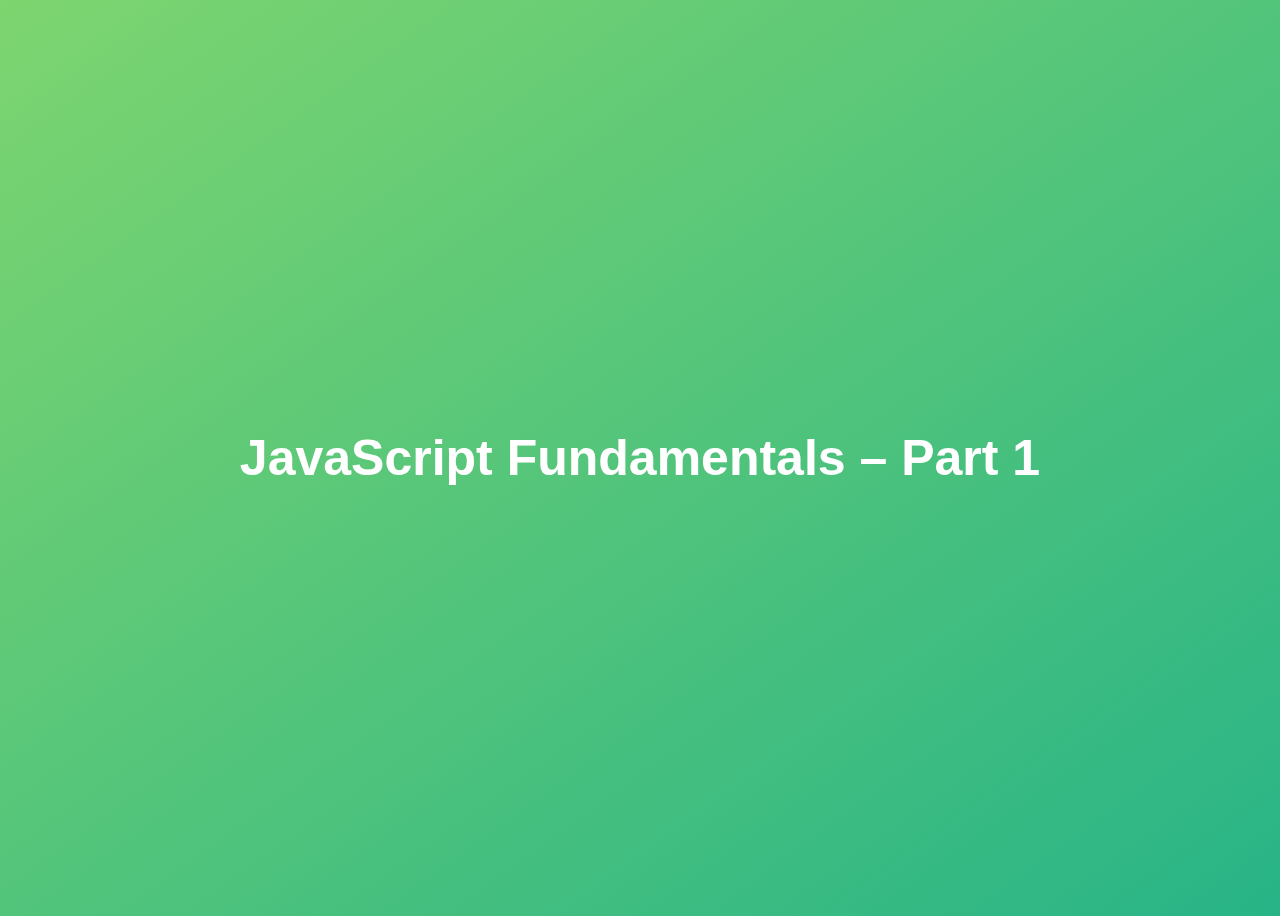
<file: 01-Fundamentals-Part-1/index.html>
<!DOCTYPE html>
<html lang="en">
  <head>
    <meta charset="UTF-8" />
    <meta name="viewport" content="width=device-width, initial-scale=1.0" />
    <meta http-equiv="X-UA-Compatible" content="ie=edge" />
    <title>JavaScript Fundamentals – Part 1</title>
    <style>
      body {
        height: 100vh;
        display: flex;
        align-items: center;
        background: linear-gradient(to top left, #28b487, #7dd56f);
      }
      h1 {
        font-family: sans-serif;
        font-size: 50px;
        line-height: 1.3;
        width: 100%;
        padding: 30px;
        text-align: center;
        color: white;
      }
    </style>
  </head>
  <body>
    <h1>JavaScript Fundamentals – Part 1</h1>
    <script src="script.js"></script>
  </body>
</html>
</file>
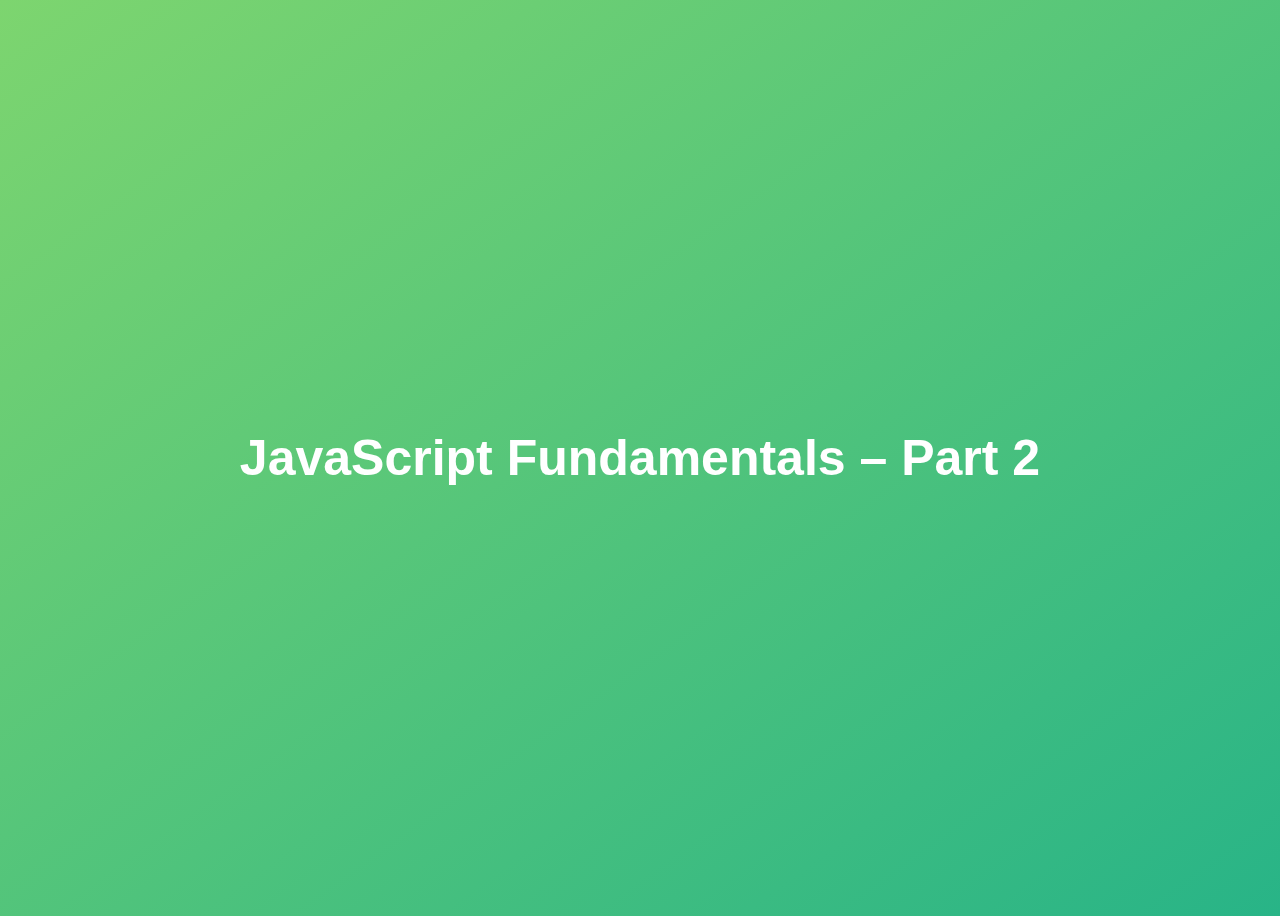
<file: 02-Fundamentals-Part-2/index.html>
<!-- **************Code by Najir Seikh - 13/07/2021**************  -->

<!DOCTYPE html>
<html lang="en">
  <head>
    <meta charset="UTF-8" />
    <meta name="viewport" content="width=device-width, initial-scale=1.0" />
    <meta http-equiv="X-UA-Compatible" content="ie=edge" />
    <title>JavaScript Fundamentals – Part 2</title>
    <style>
      body {
        height: 100vh;
        display: flex;
        align-items: center;
        background: linear-gradient(to top left, #28b487, #7dd56f);
      }
      h1 {
        font-family: sans-serif;
        font-size: 50px;
        line-height: 1.3;
        width: 100%;
        padding: 30px;
        text-align: center;
        color: white;
      }
    </style>
  </head>
  <body>
    <h1>JavaScript Fundamentals – Part 2</h1>
    <script src="script.js"></script>
  </body>
</html>
</file>
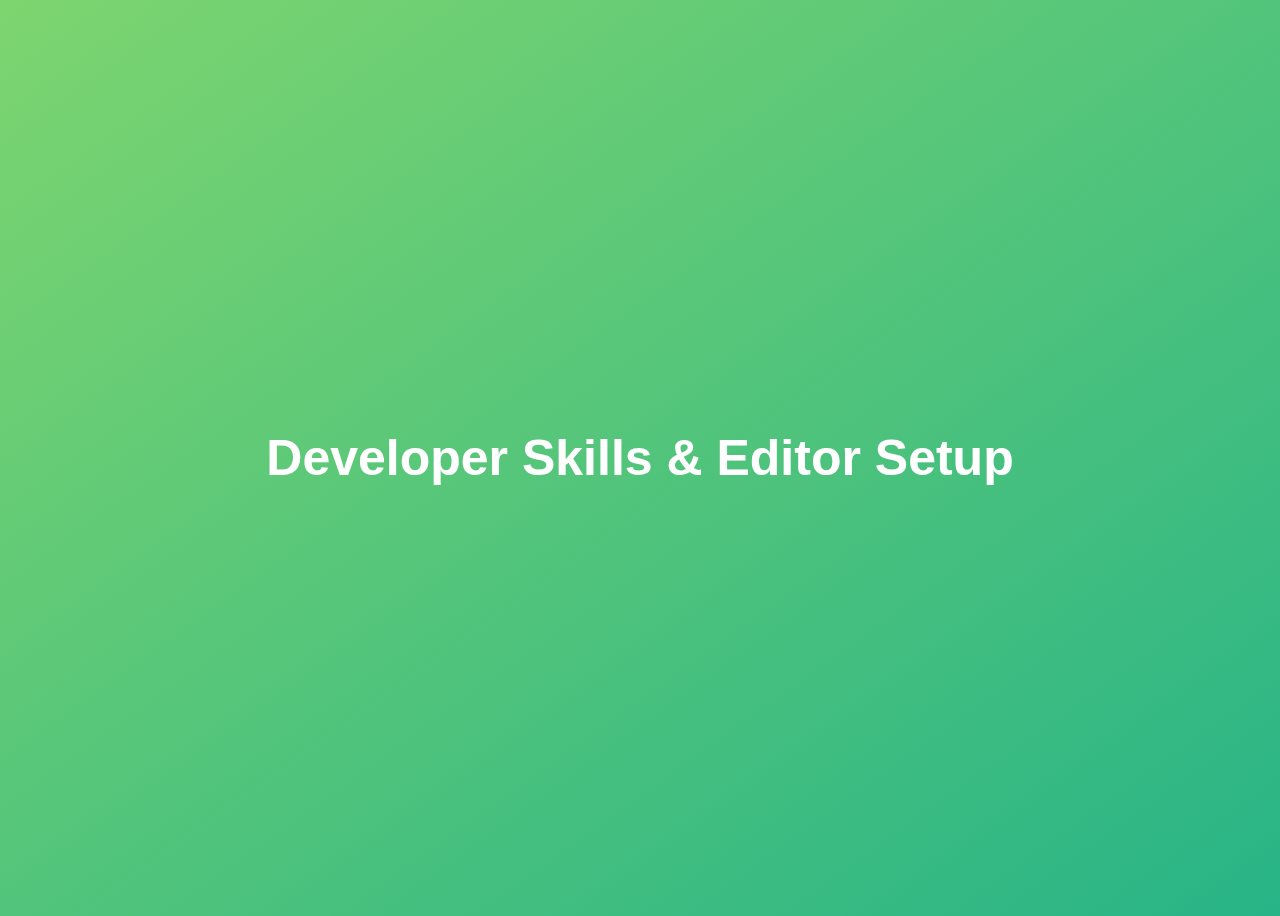
<file: 03-Developer-Skills/index.html>
<!-- **************Code by Najir Seikh - 21/07/2021**************  -->

<!DOCTYPE html>
<html lang="en">
  <head>
    <meta charset="UTF-8" />
    <meta name="viewport" content="width=device-width, initial-scale=1.0" />
    <meta http-equiv="X-UA-Compatible" content="ie=edge" />
    <title>Developer Skills & Editor Setup</title>
    <style>
      body {
        height: 100vh;
        display: flex;
        align-items: center;
        background: linear-gradient(to top left, #28b487, #7dd56f);
      }
      h1 {
        font-family: sans-serif;
        font-size: 50px;
        line-height: 1.3;
        width: 100%;
        padding: 30px;
        text-align: center;
        color: white;
      }
    </style>
  </head>
  <body>
    <h1>Developer Skills & Editor Setup</h1>
    <script src="script.js"></script>
  </body>
</html>
</file>
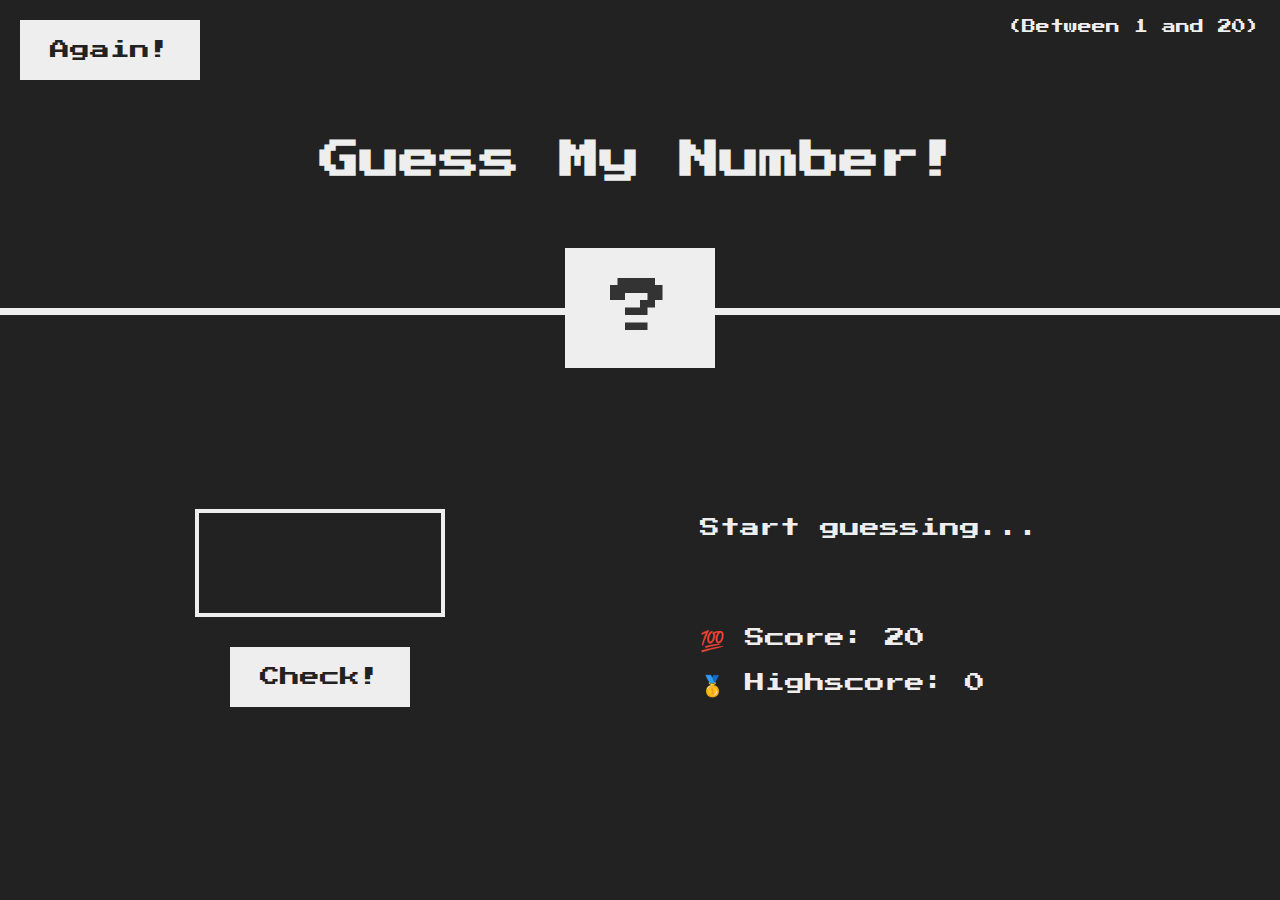
<file: 05-Guess-My-Number/index.html>
<!DOCTYPE html>
<html lang="en">
  <head>
    <meta charset="UTF-8" />
    <meta name="viewport" content="width=device-width, initial-scale=1.0" />
    <meta http-equiv="X-UA-Compatible" content="ie=edge" />
    <link rel="stylesheet" href="style.css" />
    <title>Guess My Number!</title>
  </head>
  <body>
    <header>
      <h1>Guess My Number!</h1>
      <p class="between">(Between 1 and 20)</p>
      <button class="btn again">Again!</button>
      <div class="number">?</div>
    </header>
    <main>
      <section class="left">
        <input type="number" class="guess" />
        <button class="btn check">Check!</button>
      </section>
      <section class="right">
        <p class="message">Start guessing...</p>
        <p class="label-score">💯 Score: <span class="score">20</span></p>
        <p class="label-highscore">
          🥇 Highscore: <span class="highscore">0</span>
        </p>
      </section>
    </main>
    <script src="script.js"></script>
  </body>
</html>
</file>
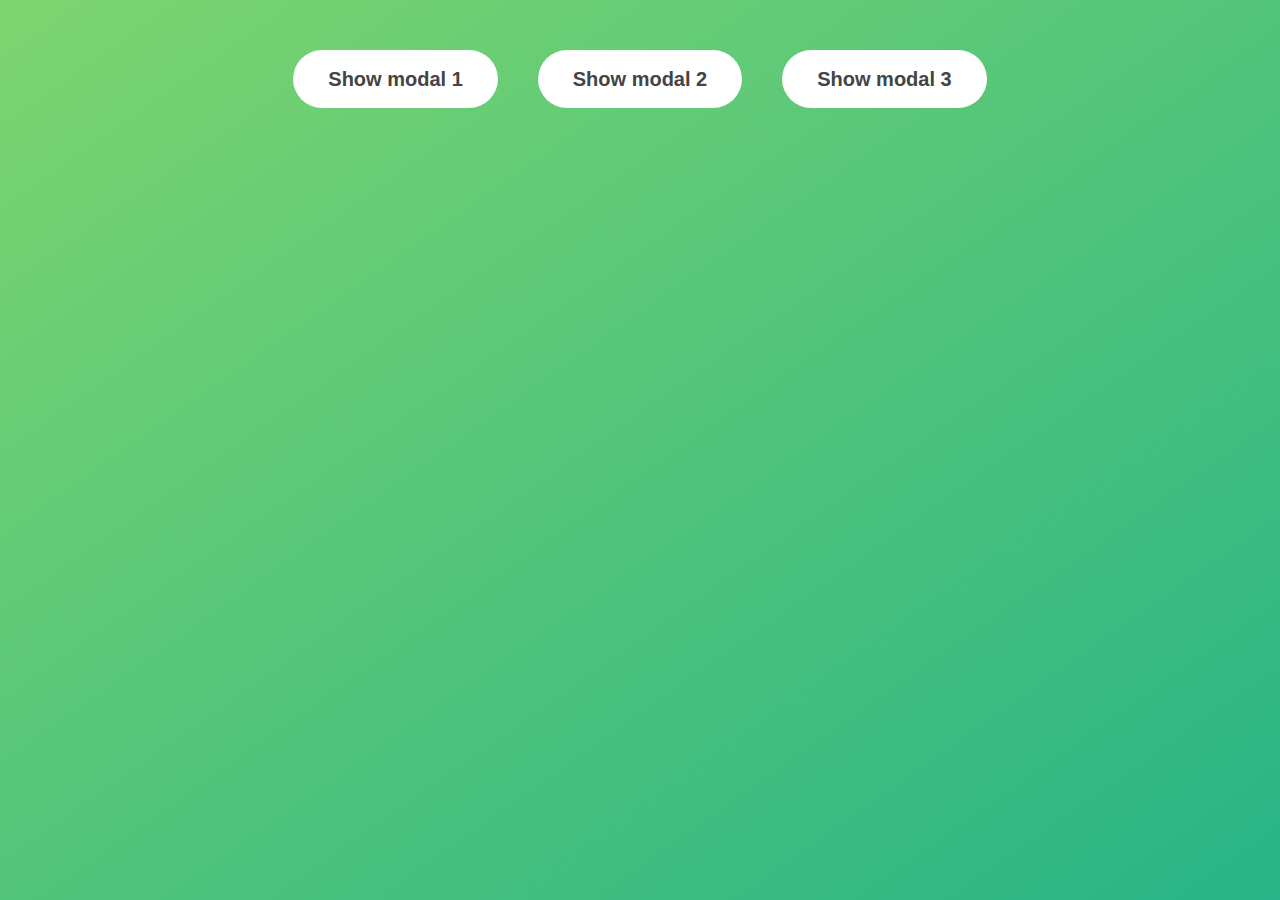
<file: 06-Modal/index.html>
<!DOCTYPE html>
<html lang="en">
  <head>
    <meta charset="UTF-8" />
    <meta name="viewport" content="width=device-width, initial-scale=1.0" />
    <meta http-equiv="X-UA-Compatible" content="ie=edge" />
    <link rel="stylesheet" href="style.css" />
    <title>Modal window</title>
  </head>
  <body>
    <button class="show-modal">Show modal 1</button>
    <button class="show-modal">Show modal 2</button>
    <button class="show-modal">Show modal 3</button>

    <div class="modal hidden">
      <button class="close-modal">&times;</button>
      <h1>I'm a modal window 😍</h1>
      <p>
        Lorem ipsum dolor sit amet, consectetur adipisicing elit, sed do eiusmod
        tempor incididunt ut labore et dolore magna aliqua. Ut enim ad minim
        veniam, quis nostrud exercitation ullamco laboris nisi ut aliquip ex ea
        commodo consequat. Duis aute irure dolor in reprehenderit in voluptate
        velit esse cillum dolore eu fugiat nulla pariatur. Excepteur sint
        occaecat cupidatat non proident, sunt in culpa qui officia deserunt
        mollit anim id est laborum.
      </p>
    </div>
    <div class="overlay hidden"></div>

    <script src="script.js"></script>
  </body>
</html>
</file>
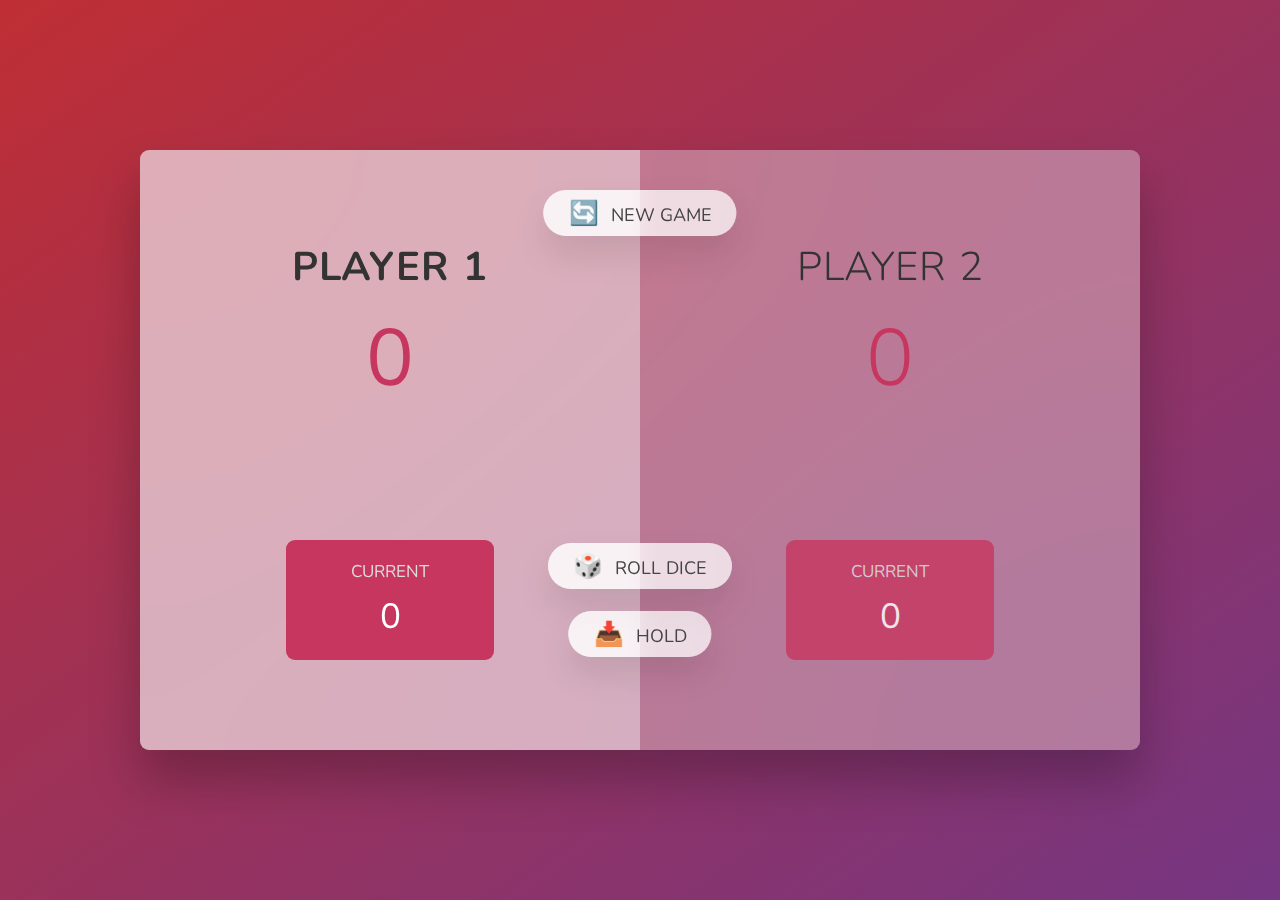
<file: 07-Pig-Game/index.html>
<!DOCTYPE html>
<html lang="en">
  <head>
    <meta charset="UTF-8" />
    <meta name="viewport" content="width=device-width, initial-scale=1.0" />
    <meta http-equiv="X-UA-Compatible" content="ie=edge" />
    <link rel="stylesheet" href="style.css" />
    <title>Pig Game</title>
  </head>
  <body>
    <main>
      <section class="player player--0 player--active">
        <h2 class="name" id="name--0">Player 1</h2>
        <p class="score" id="score--0">43</p>
        <div class="current">
          <p class="current-label">Current</p>
          <p class="current-score" id="current--0">0</p>
        </div>
      </section>
      <section class="player player--1">
        <h2 class="name" id="name--1">Player 2</h2>
        <p class="score" id="score--1">24</p>
        <div class="current">
          <p class="current-label">Current</p>
          <p class="current-score" id="current--1">0</p>
        </div>
      </section>

      <img src="dice-5.png" alt="Playing dice" class="dice" />
      <button class="btn btn--new">🔄 New game</button>
      <button class="btn btn--roll">🎲 Roll dice</button>
      <button class="btn btn--hold">📥 Hold</button>
    </main>
    <script src="script.js"></script>
  </body>
</html>
</file>
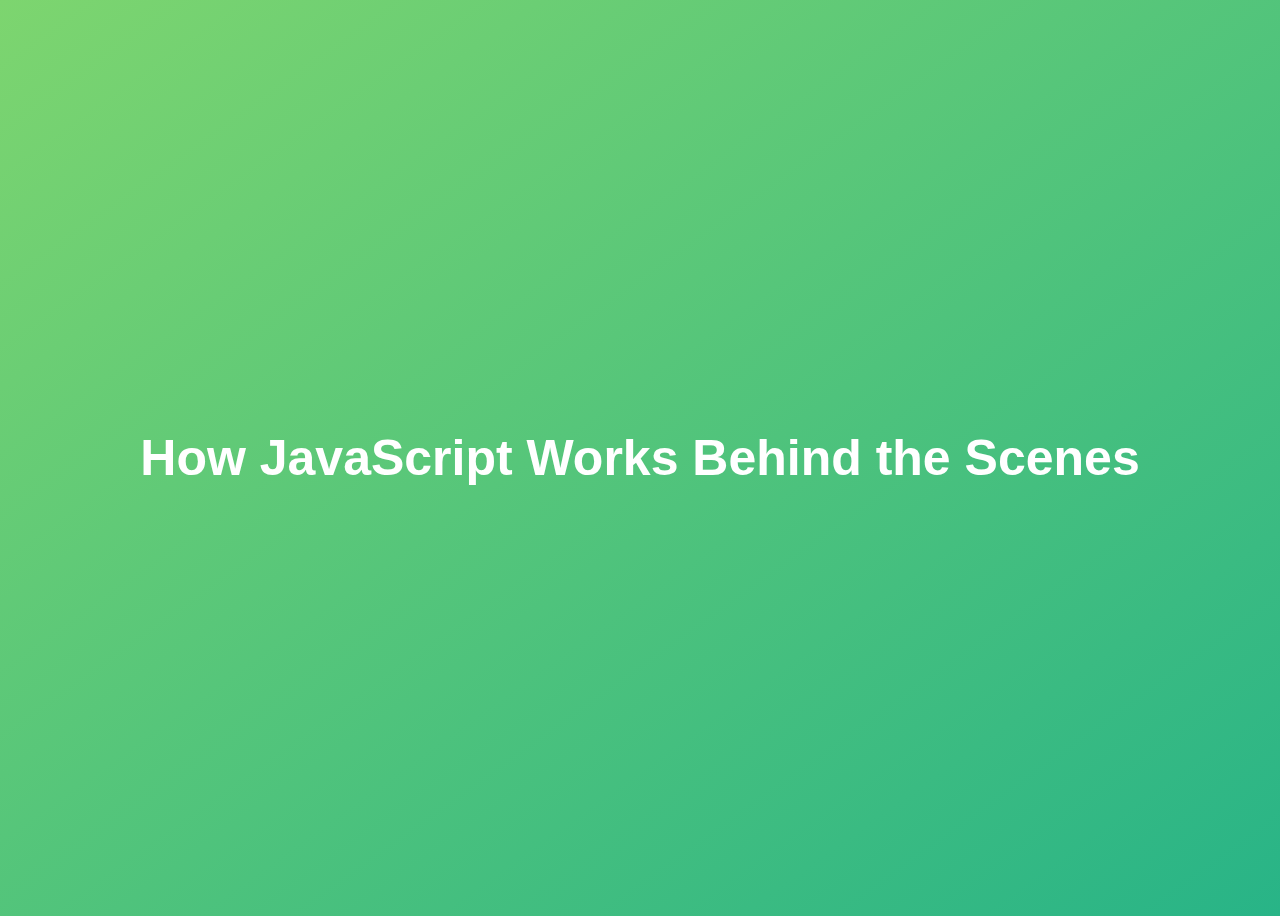
<file: 08-Behind-the-Scenes/index.html>
<!DOCTYPE html>
<html lang="en">
  <head>
    <meta charset="UTF-8" />
    <meta name="viewport" content="width=device-width, initial-scale=1.0" />
    <meta http-equiv="X-UA-Compatible" content="ie=edge" />
    <title>How JavaScript Works Behind the Scenes</title>
    <style>
      body {
        height: 100vh;
        display: flex;
        align-items: center;
        background: linear-gradient(to top left, #28b487, #7dd56f);
      }
      h1 {
        font-family: sans-serif;
        font-size: 50px;
        line-height: 1.3;
        width: 100%;
        padding: 30px;
        text-align: center;
        color: white;
      }
    </style>
  </head>
  <body>
    <h1>How JavaScript Works Behind the Scenes</h1>
    <script src="script.js"></script>
  </body>
</html>
</file>
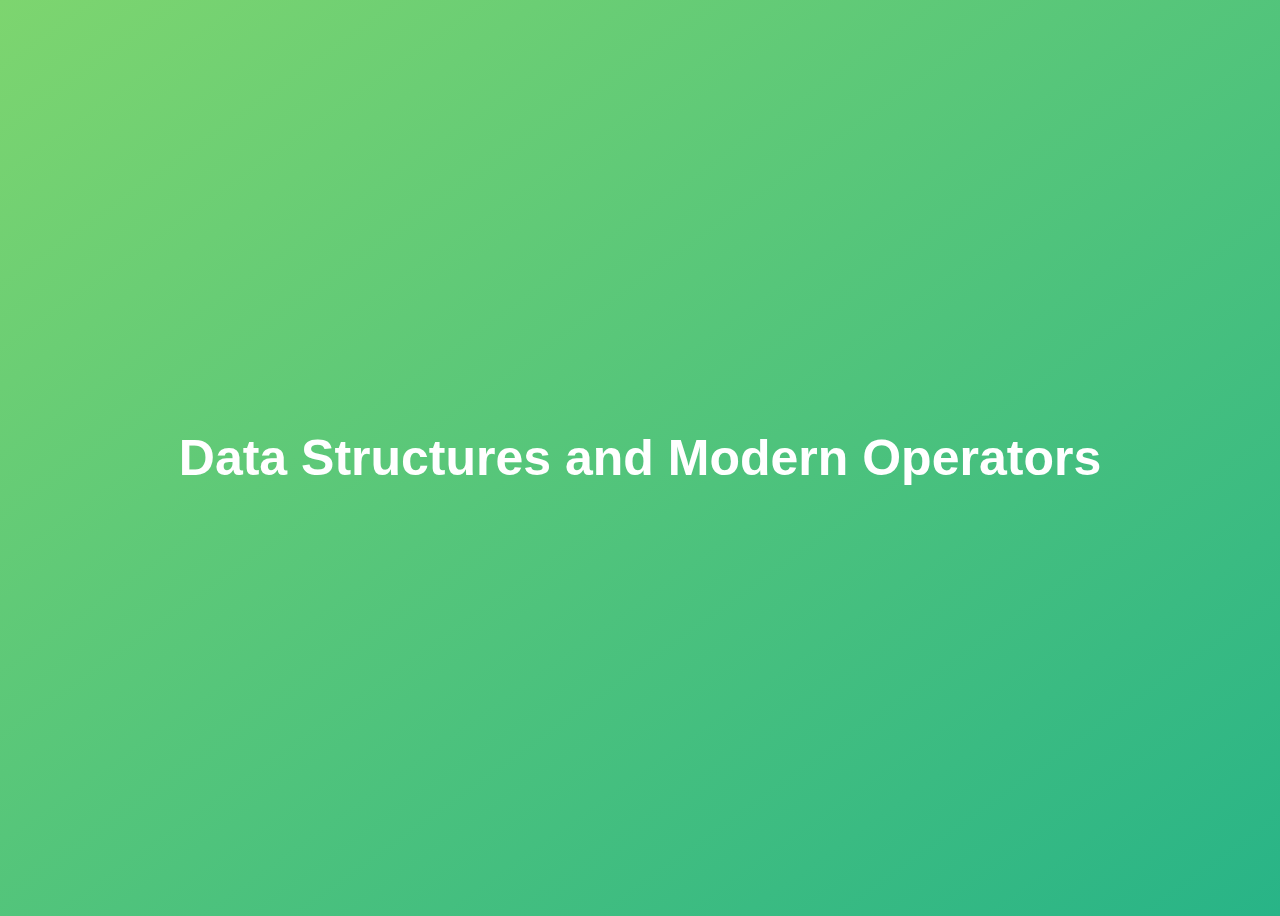
<file: 09-Data-Structures-Operators/index.html>
<!DOCTYPE html>
<html lang="en">
  <head>
    <meta charset="UTF-8" />
    <meta name="viewport" content="width=device-width, initial-scale=1.0" />
    <meta http-equiv="X-UA-Compatible" content="ie=edge" />
    <title>Data Structures and Modern Operators</title>
    <style>
      body {
        height: 100vh;
        display: flex;
        align-items: center;
        background: linear-gradient(to top left, #28b487, #7dd56f);
      }
      h1 {
        font-family: sans-serif;
        font-size: 50px;
        line-height: 1.3;
        width: 100%;
        padding: 30px;
        text-align: center;
        color: white;
      }
      button {
        width: 50px;
        height: 20px;
        margin: 10px;
      }
      textarea {
        width: 300px;
        height: 100px;
      }
    </style>
  </head>
  <body>
    <h1>Data Structures and Modern Operators</h1>
    <script src="script.js"></script>
  </body>
</html>
</file>
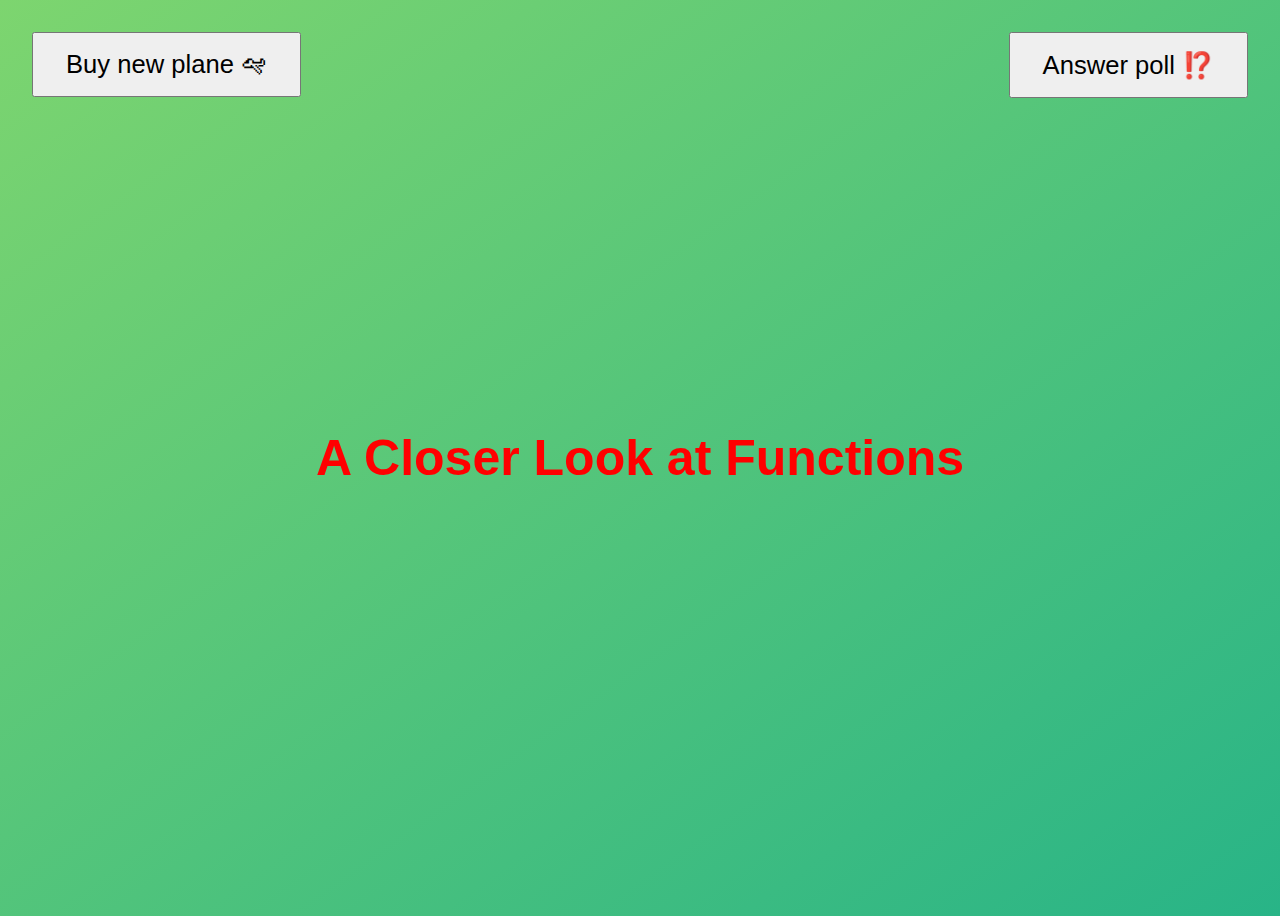
<file: 10-Functions/index.html>
<!DOCTYPE html>
<html lang="en">
  <head>
    <meta charset="UTF-8" />
    <meta name="viewport" content="width=device-width, initial-scale=1.0" />
    <meta http-equiv="X-UA-Compatible" content="ie=edge" />
    <title>A Closer Look at Functions</title>
    <style>
      body {
        height: 100vh;
        display: flex;
        align-items: center;
        background: linear-gradient(to top left, #28b487, #7dd56f);
      }
      h1 {
        font-family: sans-serif;
        font-size: 50px;
        line-height: 1.3;
        width: 100%;
        padding: 30px;
        text-align: center;
        color: white;
      }
      .buy,
      .poll {
        font-size: 1.6rem;
        padding: 1rem 2rem;
        position: absolute;
        top: 2rem;
      }
      .buy {
        left: 2rem;
      }
      .poll {
        right: 2rem;
      }
    </style>
  </head>
  <body>
    <h1>A Closer Look at Functions</h1>
    <button class="buy">Buy new plane 🛩</button>
    <button class="poll">Answer poll ⁉️</button>
    <script src="script.js"></script>
  </body>
</html>
</file>
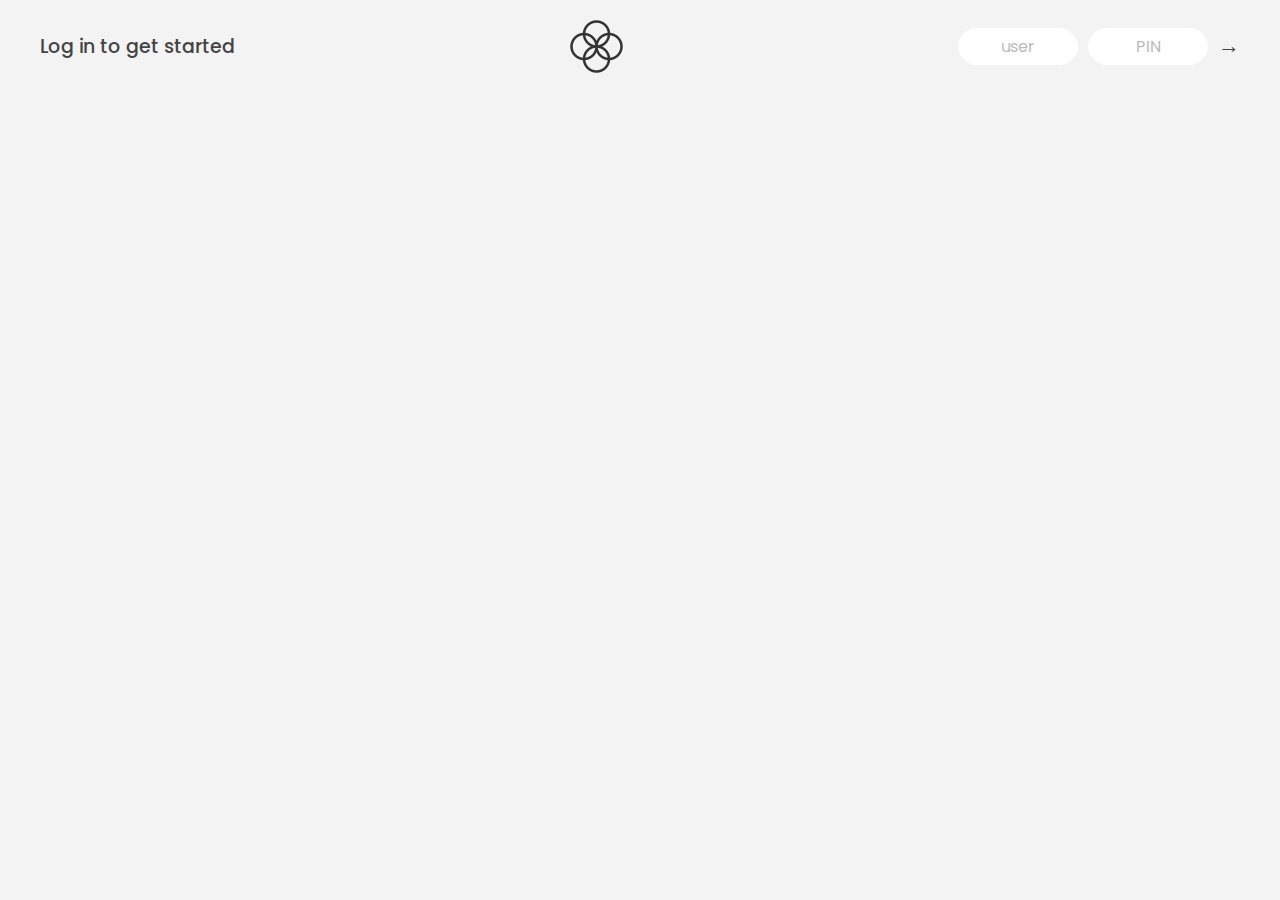
<file: 11-Arrays-Bankist/index.html>
<!DOCTYPE html>
<html lang="en">
  <head>
    <meta charset="UTF-8" />
    <meta name="viewport" content="width=device-width, initial-scale=1.0" />
    <meta http-equiv="X-UA-Compatible" content="ie=edge" />
    <link rel="shortcut icon" type="image/png" href="/icon.png" />

    <link
      href="https://fonts.googleapis.com/css?family=Poppins:400,500,600&display=swap"
      rel="stylesheet"
    />

    <link rel="stylesheet" href="style.css" />
    <title>Bankist</title>
  </head>
  <body>
    <!-- TOP NAVIGATION -->
    <nav>
      <p class="welcome">Log in to get started</p>
      <img src="logo.png" alt="Logo" class="logo" />
      <form class="login">
        <input
          type="text"
          placeholder="user"
          class="login__input login__input--user"
        />
        <!-- In practice, use type="password" -->
        <input
          type="text"
          placeholder="PIN"
          maxlength="4"
          class="login__input login__input--pin"
        />
        <button class="login__btn">&rarr;</button>
      </form>
    </nav>

    <main class="app">
      <!-- BALANCE -->
      <div class="balance">
        <div>
          <p class="balance__label">Current balance</p>
          <p class="balance__date">
            As of <span class="date">05/03/2037</span>
          </p>
        </div>
        <p class="balance__value">0000€</p>
      </div>

      <!-- MOVEMENTS -->
      <div class="movements">
        <div class="movements__row">
          <div class="movements__type movements__type--deposit">2 deposit</div>
          <div class="movements__date">3 days ago</div>
          <div class="movements__value">4 000€</div>
        </div>
        <div class="movements__row">
          <div class="movements__type movements__type--withdrawal">
            1 withdrawal
          </div>
          <div class="movements__date">24/01/2037</div>
          <div class="movements__value">-378€</div>
        </div>
      </div>

      <!-- SUMMARY -->
      <div class="summary">
        <p class="summary__label">In</p>
        <p class="summary__value summary__value--in">0000€</p>
        <p class="summary__label">Out</p>
        <p class="summary__value summary__value--out">0000€</p>
        <p class="summary__label">Interest</p>
        <p class="summary__value summary__value--interest">0000€</p>
        <button class="btn--sort">&downarrow; SORT</button>
      </div>

      <!-- OPERATION: TRANSFERS -->
      <div class="operation operation--transfer">
        <h2>Transfer money</h2>
        <form class="form form--transfer">
          <input type="text" class="form__input form__input--to" />
          <input type="number" class="form__input form__input--amount" />
          <button class="form__btn form__btn--transfer">&rarr;</button>
          <label class="form__label">Transfer to</label>
          <label class="form__label">Amount</label>
        </form>
      </div>

      <!-- OPERATION: LOAN -->
      <div class="operation operation--loan">
        <h2>Request loan</h2>
        <form class="form form--loan">
          <input type="number" class="form__input form__input--loan-amount" />
          <button class="form__btn form__btn--loan">&rarr;</button>
          <label class="form__label form__label--loan">Amount</label>
        </form>
      </div>

      <!-- OPERATION: CLOSE -->
      <div class="operation operation--close">
        <h2>Close account</h2>
        <form class="form form--close">
          <input type="text" class="form__input form__input--user" />
          <input
            type="password"
            maxlength="6"
            class="form__input form__input--pin"
          />
          <button class="form__btn form__btn--close">&rarr;</button>
          <label class="form__label">Confirm user</label>
          <label class="form__label">Confirm PIN</label>
        </form>
      </div>

      <!-- LOGOUT TIMER -->
      <p class="logout-timer">
        You will be logged out in <span class="timer">05:00</span>
      </p>
    </main>

    <!-- <footer>
      &copy; by Jonas Schmedtmann. Don't claim as your own :)
    </footer> -->

    <script src="script.js"></script>
  </body>
</html>
</file>
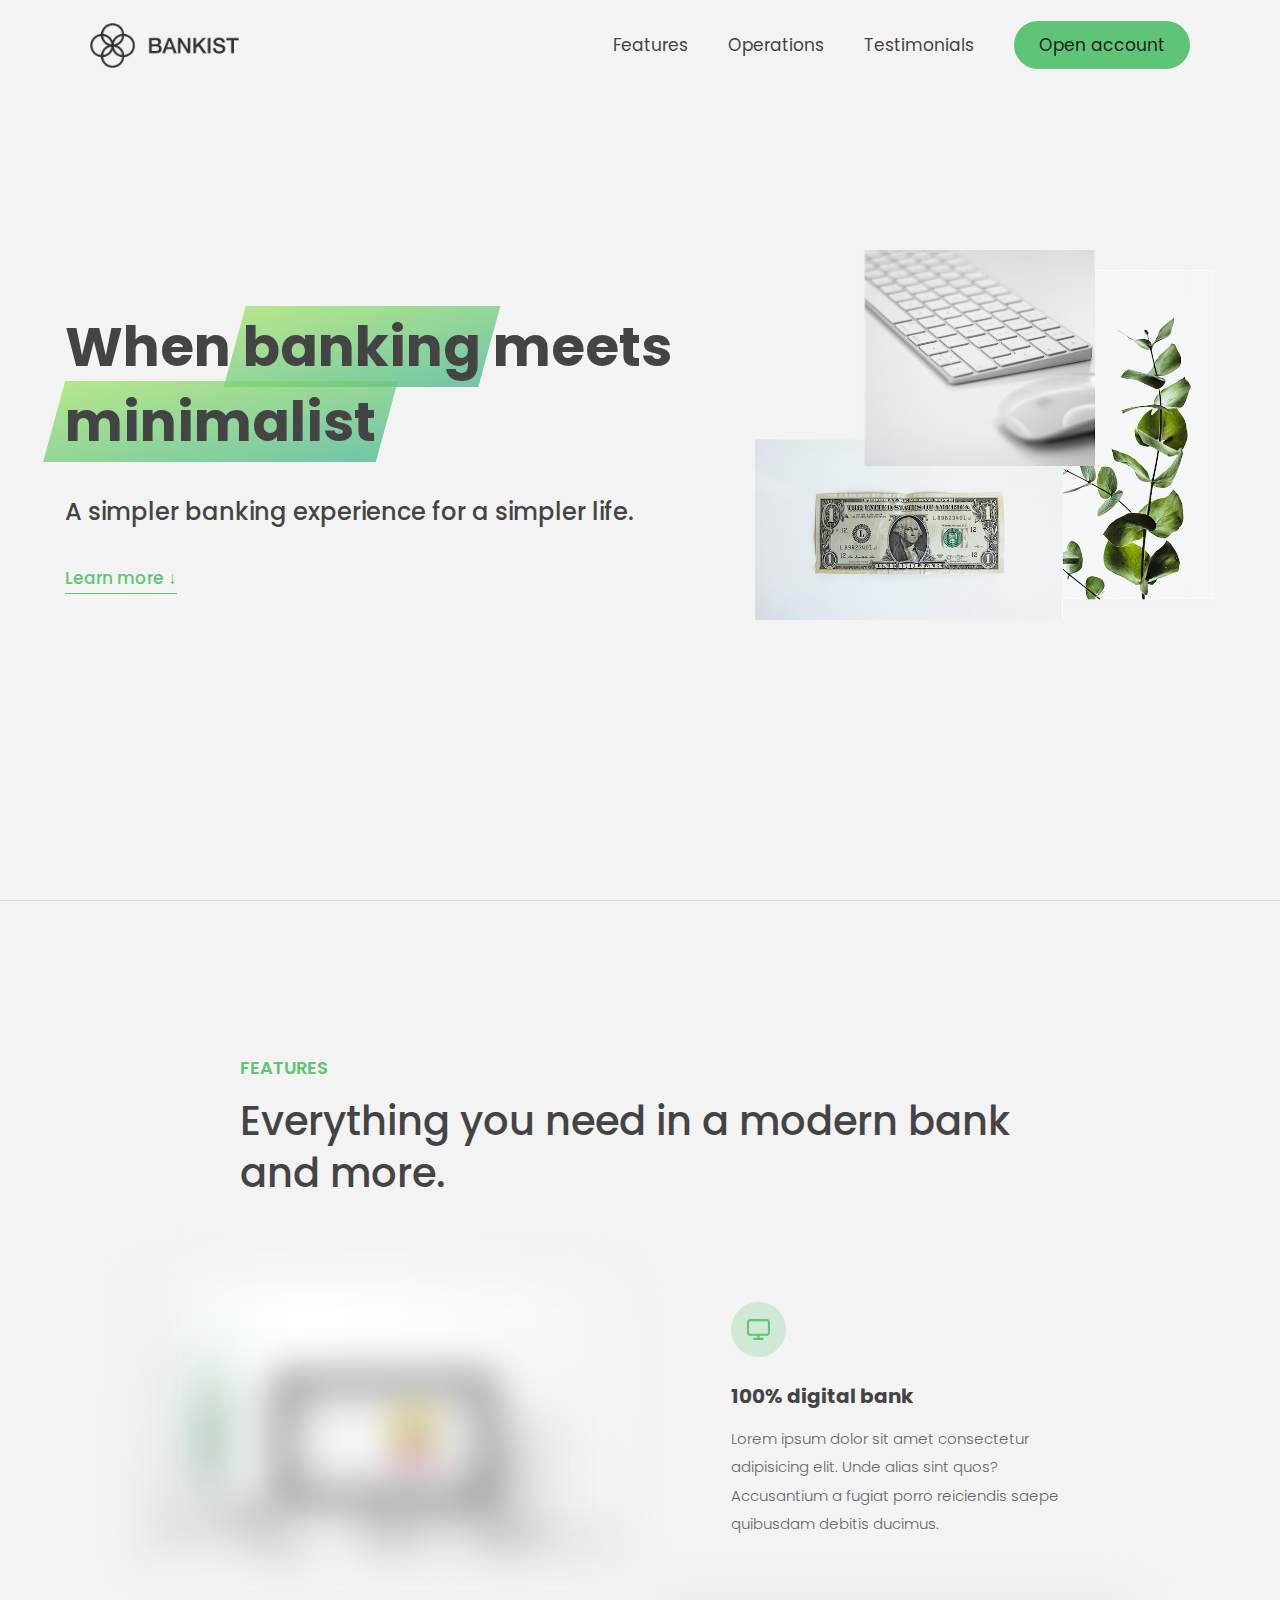
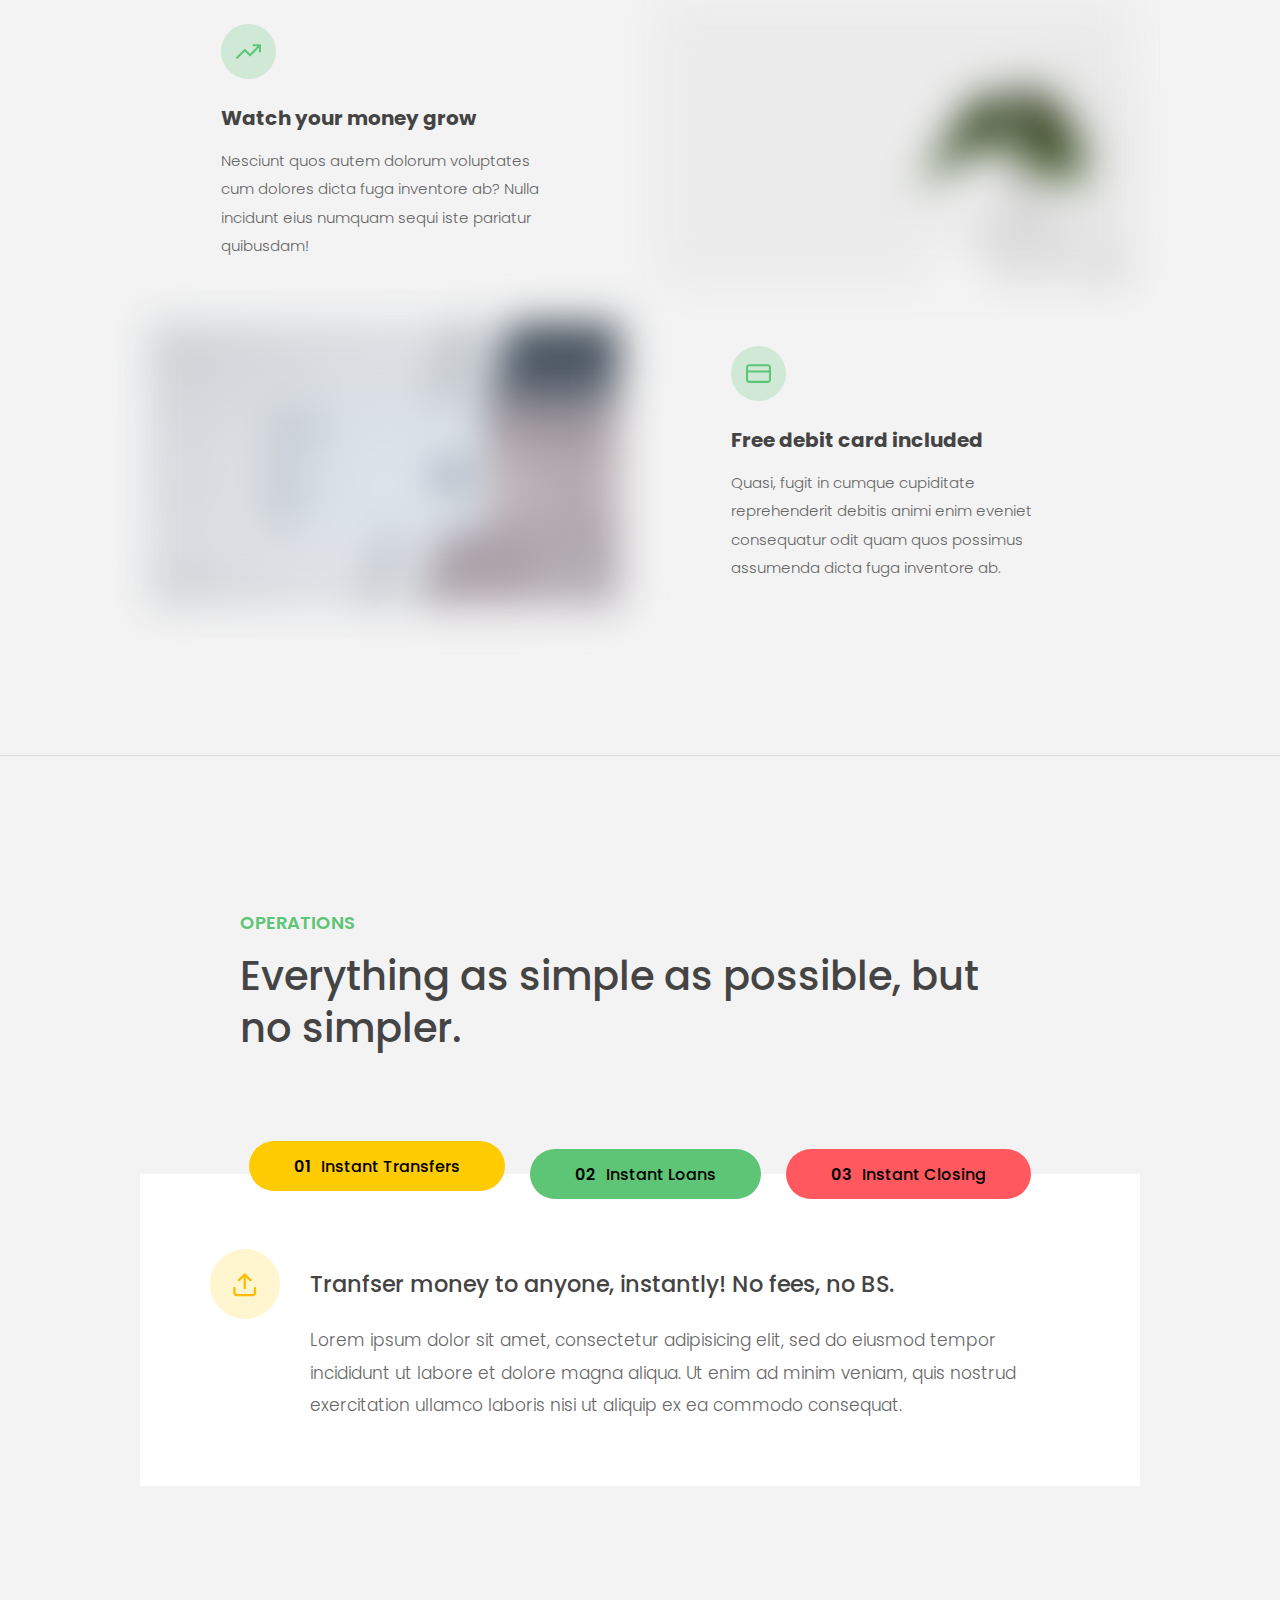
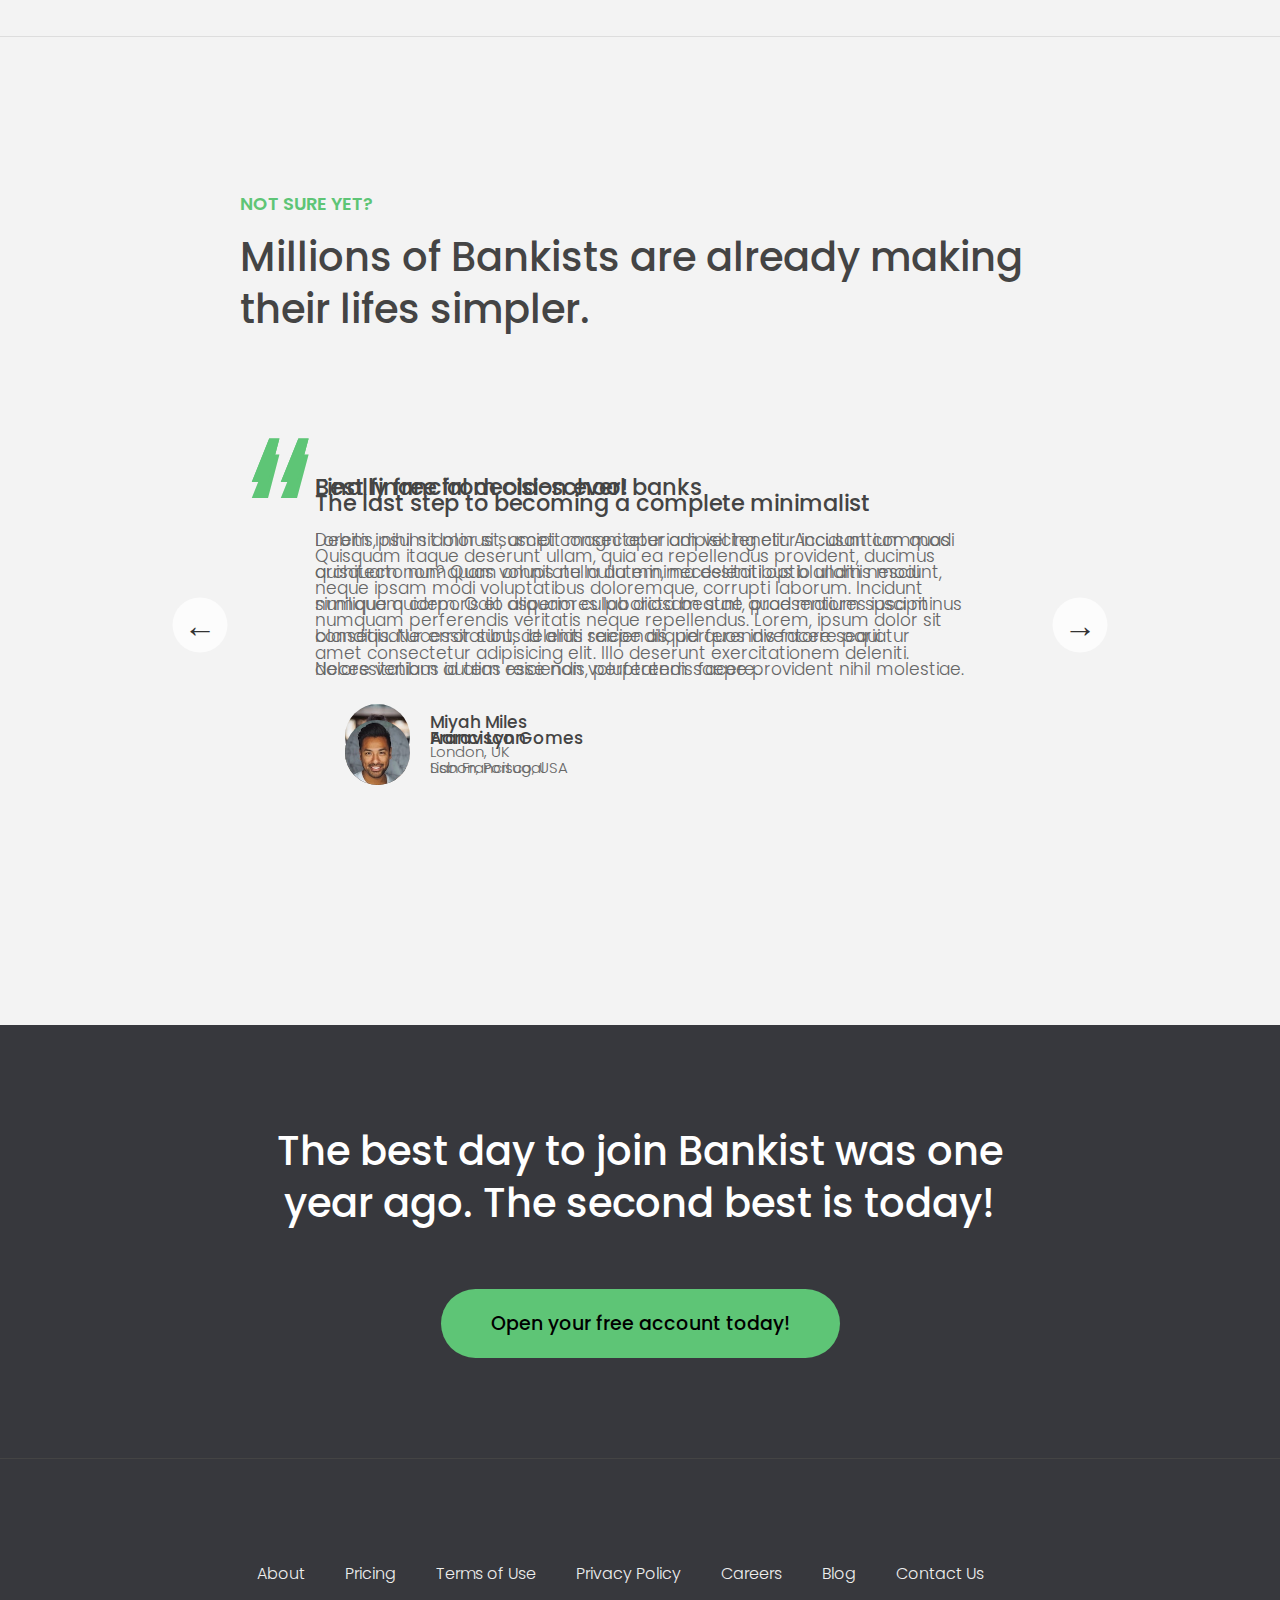
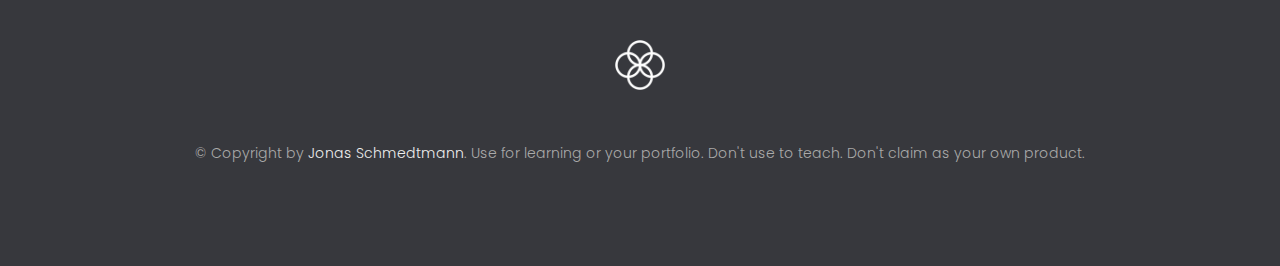
<file: 13-Advanced-DOM-Bankist/index.html>
<!DOCTYPE html>
<html lang="en">
  <head>
    <meta charset="UTF-8" />
    <meta name="viewport" content="width=device-width, initial-scale=1.0" />
    <meta http-equiv="X-UA-Compatible" content="ie=edge" />
    <link rel="shortcut icon" type="image/png" href="img/icon.png" />

    <link
      href="https://fonts.googleapis.com/css?family=Poppins:300,400,500,600&display=swap"
      rel="stylesheet"
    />
    <link rel="stylesheet" href="style.css" />
    <title>Bankist | When Banking meets Minimalist</title>
  </head>
  <body>
    <header class="header">
      <nav class="nav">
        <img
          src="img/logo.png"
          alt="Bankist logo"
          class="nav__logo"
          id="logo"
          designer="Najir"
          data-version-number="3.0"
        />
        <ul class="nav__links">
          <li class="nav__item">
            <a class="nav__link" href="#section--1">Features</a>
          </li>
          <li class="nav__item">
            <a class="nav__link" href="#section--2">Operations</a>
          </li>
          <li class="nav__item">
            <a class="nav__link" href="#section--3">Testimonials</a>
          </li>
          <li class="nav__item">
            <a class="nav__link nav__link--btn btn--show-modal" href="#"
              >Open account</a
            >
          </li>
        </ul>
      </nav>

      <div class="header__title">
        <!-- <h1 onclick="alert('HTML alert')"> -->
        <h1>
          When
          <!-- Green highlight effect -->
          <span class="highlight">banking</span>
          meets<br />
          <span class="highlight">minimalist</span>
        </h1>
        <h4>A simpler banking experience for a simpler life.</h4>
        <button class="btn--text btn--scroll-to">Learn more &DownArrow;</button>
        <img
          src="img/hero.png"
          class="header__img"
          alt="Minimalist bank items"
        />
      </div>
    </header>

    <section class="section" id="section--1">
      <div class="section__title">
        <h2 class="section__description">Features</h2>
        <h3 class="section__header">
          Everything you need in a modern bank and more.
        </h3>
      </div>

      <div class="features">
        <img
          src="img/digital-lazy.jpg"
          data-src="img/digital.jpg"
          alt="Computer"
          class="features__img lazy-img"
        />
        <div class="features__feature">
          <div class="features__icon">
            <svg>
              <use xlink:href="img/icons.svg#icon-monitor"></use>
            </svg>
          </div>
          <h5 class="features__header">100% digital bank</h5>
          <p>
            Lorem ipsum dolor sit amet consectetur adipisicing elit. Unde alias
            sint quos? Accusantium a fugiat porro reiciendis saepe quibusdam
            debitis ducimus.
          </p>
        </div>

        <div class="features__feature">
          <div class="features__icon">
            <svg>
              <use xlink:href="img/icons.svg#icon-trending-up"></use>
            </svg>
          </div>
          <h5 class="features__header">Watch your money grow</h5>
          <p>
            Nesciunt quos autem dolorum voluptates cum dolores dicta fuga
            inventore ab? Nulla incidunt eius numquam sequi iste pariatur
            quibusdam!
          </p>
        </div>
        <img
          src="img/grow-lazy.jpg"
          data-src="img/grow.jpg"
          alt="Plant"
          class="features__img lazy-img"
        />

        <img
          src="img/card-lazy.jpg"
          data-src="img/card.jpg"
          alt="Credit card"
          class="features__img lazy-img"
        />
        <div class="features__feature">
          <div class="features__icon">
            <svg>
              <use xlink:href="img/icons.svg#icon-credit-card"></use>
            </svg>
          </div>
          <h5 class="features__header">Free debit card included</h5>
          <p>
            Quasi, fugit in cumque cupiditate reprehenderit debitis animi enim
            eveniet consequatur odit quam quos possimus assumenda dicta fuga
            inventore ab.
          </p>
        </div>
      </div>
    </section>

    <section class="section" id="section--2">
      <div class="section__title">
        <h2 class="section__description">Operations</h2>
        <h3 class="section__header">
          Everything as simple as possible, but no simpler.
        </h3>
      </div>

      <div class="operations">
        <div class="operations__tab-container">
          <button
            class="btn operations__tab operations__tab--1 operations__tab--active"
            data-tab="1"
          >
            <span>01</span>Instant Transfers
          </button>
          <button class="btn operations__tab operations__tab--2" data-tab="2">
            <span>02</span>Instant Loans
          </button>
          <button class="btn operations__tab operations__tab--3" data-tab="3">
            <span>03</span>Instant Closing
          </button>
        </div>
        <div
          class="operations__content operations__content--1 operations__content--active"
        >
          <div class="operations__icon operations__icon--1">
            <svg>
              <use xlink:href="img/icons.svg#icon-upload"></use>
            </svg>
          </div>
          <h5 class="operations__header">
            Tranfser money to anyone, instantly! No fees, no BS.
          </h5>
          <p>
            Lorem ipsum dolor sit amet, consectetur adipisicing elit, sed do
            eiusmod tempor incididunt ut labore et dolore magna aliqua. Ut enim
            ad minim veniam, quis nostrud exercitation ullamco laboris nisi ut
            aliquip ex ea commodo consequat.
          </p>
        </div>

        <div class="operations__content operations__content--2">
          <div class="operations__icon operations__icon--2">
            <svg>
              <use xlink:href="img/icons.svg#icon-home"></use>
            </svg>
          </div>
          <h5 class="operations__header">
            Buy a home or make your dreams come true, with instant loans.
          </h5>
          <p>
            Duis aute irure dolor in reprehenderit in voluptate velit esse
            cillum dolore eu fugiat nulla pariatur. Excepteur sint occaecat
            cupidatat non proident, sunt in culpa qui officia deserunt mollit
            anim id est laborum.
          </p>
        </div>
        <div class="operations__content operations__content--3">
          <div class="operations__icon operations__icon--3">
            <svg>
              <use xlink:href="img/icons.svg#icon-user-x"></use>
            </svg>
          </div>
          <h5 class="operations__header">
            No longer need your account? No problem! Close it instantly.
          </h5>
          <p>
            Excepteur sint occaecat cupidatat non proident, sunt in culpa qui
            officia deserunt mollit anim id est laborum. Ut enim ad minim
            veniam, quis nostrud exercitation ullamco laboris nisi ut aliquip ex
            ea commodo consequat.
          </p>
        </div>
      </div>
    </section>

    <section class="section" id="section--3">
      <div class="section__title section__title--testimonials">
        <h2 class="section__description">Not sure yet?</h2>
        <h3 class="section__header">
          Millions of Bankists are already making their lifes simpler.
        </h3>
      </div>

      <div class="slider">
        <div class="slide slide--1">
          <div class="testimonial">
            <h5 class="testimonial__header">Best financial decision ever!</h5>
            <blockquote class="testimonial__text">
              Lorem ipsum dolor sit, amet consectetur adipisicing elit.
              Accusantium quas quisquam non? Quas voluptate nulla minima
              deleniti optio ullam nesciunt, numquam corporis et asperiores
              laboriosam sunt, praesentium suscipit blanditiis. Necessitatibus
              id alias reiciendis, perferendis facere pariatur dolore veniam
              autem esse non voluptatem saepe provident nihil molestiae.
            </blockquote>
            <address class="testimonial__author">
              <img src="img/user-1.jpg" alt="" class="testimonial__photo" />
              <h6 class="testimonial__name">Aarav Lynn</h6>
              <p class="testimonial__location">San Francisco, USA</p>
            </address>
          </div>
        </div>

        <div class="slide slide--2">
          <div class="testimonial">
            <h5 class="testimonial__header">
              The last step to becoming a complete minimalist
            </h5>
            <blockquote class="testimonial__text">
              Quisquam itaque deserunt ullam, quia ea repellendus provident,
              ducimus neque ipsam modi voluptatibus doloremque, corrupti
              laborum. Incidunt numquam perferendis veritatis neque repellendus.
              Lorem, ipsum dolor sit amet consectetur adipisicing elit. Illo
              deserunt exercitationem deleniti.
            </blockquote>
            <address class="testimonial__author">
              <img src="img/user-2.jpg" alt="" class="testimonial__photo" />
              <h6 class="testimonial__name">Miyah Miles</h6>
              <p class="testimonial__location">London, UK</p>
            </address>
          </div>
        </div>

        <div class="slide slide--3">
          <div class="testimonial">
            <h5 class="testimonial__header">
              Finally free from old-school banks
            </h5>
            <blockquote class="testimonial__text">
              Debitis, nihil sit minus suscipit magni aperiam vel tenetur
              incidunt commodi architecto numquam omnis nulla autem,
              necessitatibus blanditiis modi similique quidem. Odio aliquam
              culpa dicta beatae quod maiores ipsa minus consequatur error sunt,
              deleniti saepe aliquid quos inventore sequi. Necessitatibus id
              alias reiciendis, perferendis facere.
            </blockquote>
            <address class="testimonial__author">
              <img src="img/user-3.jpg" alt="" class="testimonial__photo" />
              <h6 class="testimonial__name">Francisco Gomes</h6>
              <p class="testimonial__location">Lisbon, Portugal</p>
            </address>
          </div>
        </div>

        <!-- <div class="slide"><img src="img/img-1.jpg" alt="Photo 1" /></div>
        <div class="slide"><img src="img/img-2.jpg" alt="Photo 2" /></div>
        <div class="slide"><img src="img/img-3.jpg" alt="Photo 3" /></div>
        <div class="slide"><img src="img/img-4.jpg" alt="Photo 4" /></div> -->
        <button class="slider__btn slider__btn--left">&larr;</button>
        <button class="slider__btn slider__btn--right">&rarr;</button>
        <div class="dots"></div>
      </div>
    </section>

    <section class="section section--sign-up">
      <div class="section__title">
        <h3 class="section__header">
          The best day to join Bankist was one year ago. The second best is
          today!
        </h3>
      </div>
      <button class="btn btn--show-modal">Open your free account today!</button>
    </section>

    <footer class="footer">
      <ul class="footer__nav">
        <li class="footer__item">
          <a class="footer__link" href="#">About</a>
        </li>
        <li class="footer__item">
          <a class="footer__link" href="#">Pricing</a>
        </li>
        <li class="footer__item">
          <a class="footer__link" href="#">Terms of Use</a>
        </li>
        <li class="footer__item">
          <a class="footer__link" href="#">Privacy Policy</a>
        </li>
        <li class="footer__item">
          <a class="footer__link" href="#">Careers</a>
        </li>
        <li class="footer__item">
          <a class="footer__link" href="#">Blog</a>
        </li>
        <li class="footer__item">
          <a class="footer__link" href="#">Contact Us</a>
        </li>
      </ul>
      <img src="img/icon.png" alt="Logo" class="footer__logo" />
      <p class="footer__copyright">
        &copy; Copyright by
        <a
          class="footer__link twitter-link"
          target="_blank"
          href="https://twitter.com/jonasschmedtman"
          >Jonas Schmedtmann</a
        >. Use for learning or your portfolio. Don't use to teach. Don't claim
        as your own product.
      </p>
    </footer>

    <div class="modal hidden">
      <button class="btn--close-modal">&times;</button>
      <h2 class="modal__header">
        Open your bank account <br />
        in just <span class="highlight">5 minutes</span>
      </h2>
      <form class="modal__form">
        <label>First Name</label>
        <input type="text" />
        <label>Last Name</label>
        <input type="text" />
        <label>Email Address</label>
        <input type="email" />
        <button class="btn">Next step &rarr;</button>
      </form>
    </div>
    <div class="overlay hidden"></div>

    <script src="script.js"></script>
  </body>
</html>
</file>
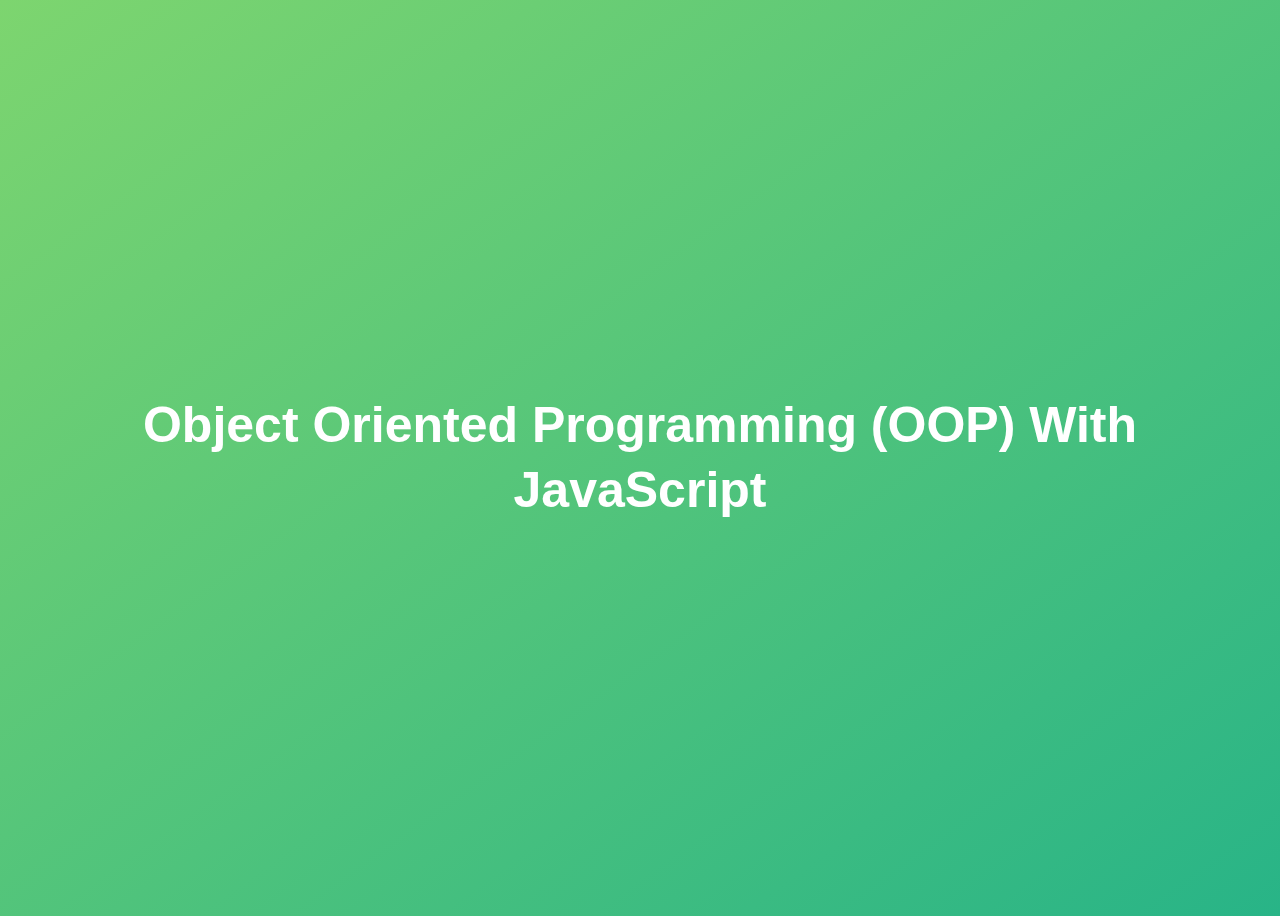
<file: 14-OOP/index.html>
<!DOCTYPE html>
<html lang="en">
  <head>
    <meta charset="UTF-8" />
    <meta name="viewport" content="width=device-width, initial-scale=1.0" />
    <meta http-equiv="X-UA-Compatible" content="ie=edge" />
    <title>Object Oriented Programming (OOP) With JavaScript</title>
    <style>
      body {
        height: 100vh;
        display: flex;
        align-items: center;
        background: linear-gradient(to top left, #28b487, #7dd56f);
      }
      h1 {
        font-family: sans-serif;
        font-size: 50px;
        line-height: 1.3;
        width: 100%;
        padding: 30px;
        text-align: center;
        color: white;
      }
    </style>
    <script defer src="script.js"></script>
  </head>
  <body>
    <h1>Object Oriented Programming (OOP) With JavaScript</h1>
  </body>
</html>
</file>
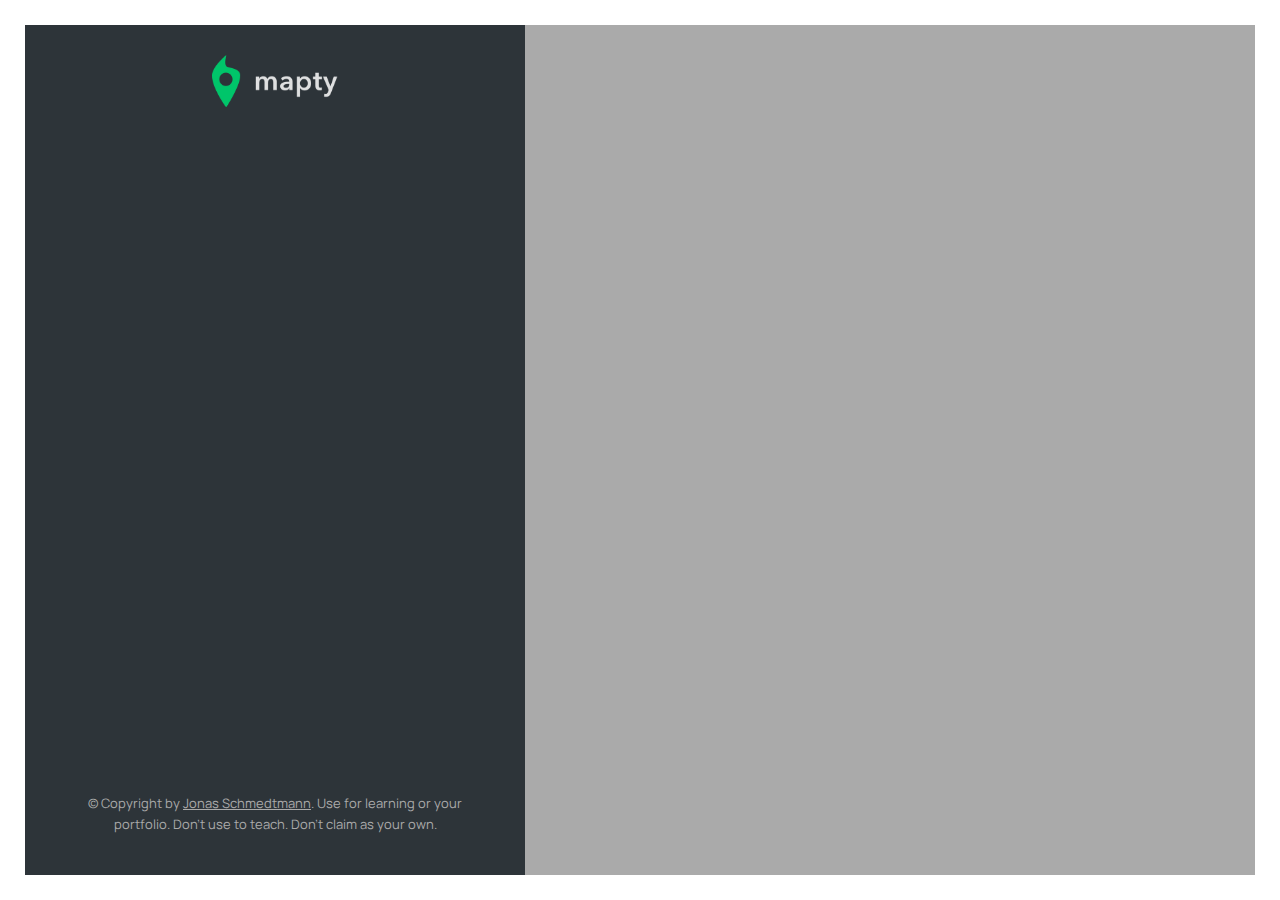
<file: 15-Mapty/index.html>
<!DOCTYPE html>
<html lang="en">
  <head>
    <meta charset="UTF-8" />
    <meta name="viewport" content="width=device-width, initial-scale=1.0" />
    <meta http-equiv="X-UA-Compatible" content="ie=edge" />
    <link rel="shortcut icon" type="image/png" href="/icon.png" />

    <link
      href="https://fonts.googleapis.com/css2?family=Manrope:wght@400;600;700;800&display=swap"
      rel="stylesheet"
    />

    <link rel="stylesheet" href="style.css" />

    <script defer src="script.js"></script>
    <title>mapty // Map your workouts</title>
  </head>
  <body>
    <div class="sidebar">
      <img src="logo.png" alt="Logo" class="logo" />

      <ul class="workouts">
        <form class="form hidden">
          <div class="form__row">
            <label class="form__label">Type</label>
            <select class="form__input form__input--type">
              <option value="running">Running</option>
              <option value="cycling">Cycling</option>
            </select>
          </div>
          <div class="form__row">
            <label class="form__label">Distance</label>
            <input class="form__input form__input--distance" placeholder="km" />
          </div>
          <div class="form__row">
            <label class="form__label">Duration</label>
            <input
              class="form__input form__input--duration"
              placeholder="min"
            />
          </div>
          <div class="form__row">
            <label class="form__label">Cadence</label>
            <input
              class="form__input form__input--cadence"
              placeholder="step/min"
            />
          </div>
          <div class="form__row form__row--hidden">
            <label class="form__label">Elev Gain</label>
            <input
              class="form__input form__input--elevation"
              placeholder="meters"
            />
          </div>
          <button class="form__btn">OK</button>
        </form>

        <!-- <li class="workout workout--running" data-id="1234567890">
          <h2 class="workout__title">Running on April 14</h2>
          <div class="workout__details">
            <span class="workout__icon">🏃‍♂️</span>
            <span class="workout__value">5.2</span>
            <span class="workout__unit">km</span>
          </div>
          <div class="workout__details">
            <span class="workout__icon">⏱</span>
            <span class="workout__value">24</span>
            <span class="workout__unit">min</span>
          </div>
          <div class="workout__details">
            <span class="workout__icon">⚡️</span>
            <span class="workout__value">4.6</span>
            <span class="workout__unit">min/km</span>
          </div>
          <div class="workout__details">
            <span class="workout__icon">🦶🏼</span>
            <span class="workout__value">178</span>
            <span class="workout__unit">spm</span>
          </div>
        </li>

        <li class="workout workout--cycling" data-id="1234567891">
          <h2 class="workout__title">Cycling on April 5</h2>
          <div class="workout__details">
            <span class="workout__icon">🚴‍♀️</span>
            <span class="workout__value">27</span>
            <span class="workout__unit">km</span>
          </div>
          <div class="workout__details">
            <span class="workout__icon">⏱</span>
            <span class="workout__value">95</span>
            <span class="workout__unit">min</span>
          </div>
          <div class="workout__details">
            <span class="workout__icon">⚡️</span>
            <span class="workout__value">16</span>
            <span class="workout__unit">km/h</span>
          </div>
          <div class="workout__details">
            <span class="workout__icon">⛰</span>
            <span class="workout__value">223</span>
            <span class="workout__unit">m</span>
          </div>
        </li> -->
      </ul>

      <p class="copyright">
        &copy; Copyright by
        <a
          class="twitter-link"
          target="_blank"
          href="https://twitter.com/jonasschmedtman"
          >Jonas Schmedtmann</a
        >. Use for learning or your portfolio. Don't use to teach. Don't claim
        as your own.
      </p>
    </div>

    <div id="map"></div>
  </body>
</html>
</file>
<file: 05-Guess-My-Number/style.css>
@import url('https://fonts.googleapis.com/css?family=Press+Start+2P&display=swap');

* {
  margin: 0;
  padding: 0;
  box-sizing: inherit;
}

html {
  font-size: 62.5%;
  box-sizing: border-box;
}

body {
  font-family: 'Press Start 2P', sans-serif;
  color: #eee;
  background-color: #222;
  /* background-color: #60b347; */
}

/* LAYOUT */
header {
  position: relative;
  height: 35vh;
  border-bottom: 7px solid #eee;
}

main {
  height: 65vh;
  color: #eee;
  display: flex;
  align-items: center;
  justify-content: space-around;
}

.left {
  width: 52rem;
  display: flex;
  flex-direction: column;
  align-items: center;
}

.right {
  width: 52rem;
  font-size: 2rem;
}

/* ELEMENTS STYLE */
h1 {
  font-size: 4rem;
  text-align: center;
  position: absolute;
  width: 100%;
  top: 52%;
  left: 50%;
  transform: translate(-50%, -50%);
}

.number {
  background: #eee;
  color: #333;
  font-size: 6rem;
  width: 15rem;
  padding: 3rem 0rem;
  text-align: center;
  position: absolute;
  bottom: 0;
  left: 50%;
  transform: translate(-50%, 50%);
}

.between {
  font-size: 1.4rem;
  position: absolute;
  top: 2rem;
  right: 2rem;
}

.again {
  position: absolute;
  top: 2rem;
  left: 2rem;
}

.guess {
  background: none;
  border: 4px solid #eee;
  font-family: inherit;
  color: inherit;
  font-size: 5rem;
  padding: 2.5rem;
  width: 25rem;
  text-align: center;
  display: block;
  margin-bottom: 3rem;
}

.btn {
  border: none;
  background-color: #eee;
  color: #222;
  font-size: 2rem;
  font-family: inherit;
  padding: 2rem 3rem;
  cursor: pointer;
}

.btn:hover {
  background-color: #ccc;
}

.message {
  margin-bottom: 8rem;
  height: 3rem;
}

.label-score {
  margin-bottom: 2rem;
}
</file>
<file: 06-Modal/style.css>
* {
  margin: 0;
  padding: 0;
  box-sizing: inherit;
}

html {
  font-size: 62.5%;
  box-sizing: border-box;
}

body {
  font-family: sans-serif;
  color: #333;
  line-height: 1.5;
  height: 100vh;
  position: relative;
  display: flex;
  align-items: flex-start;
  justify-content: center;
  background: linear-gradient(to top left, #28b487, #7dd56f);
}

.show-modal {
  font-size: 2rem;
  font-weight: 600;
  padding: 1.75rem 3.5rem;
  margin: 5rem 2rem;
  border: none;
  background-color: #fff;
  color: #444;
  border-radius: 10rem;
  cursor: pointer;
}

.close-modal {
  position: absolute;
  top: 1.2rem;
  right: 2rem;
  font-size: 5rem;
  color: #333;
  cursor: pointer;
  border: none;
  background: none;
}

h1 {
  font-size: 2.5rem;
  margin-bottom: 2rem;
}

p {
  font-size: 1.8rem;
}

/* -------------------------- */
/* CLASSES TO MAKE MODAL WORK */
.hidden {
  display: none;
}

.modal {
  position: absolute;
  top: 50%;
  left: 50%;
  transform: translate(-50%, -50%);
  width: 70%;

  background-color: white;
  padding: 6rem;
  border-radius: 5px;
  box-shadow: 0 3rem 5rem rgba(0, 0, 0, 0.3);
  z-index: 10;
}

.overlay {
  position: absolute;
  top: 0;
  left: 0;
  width: 100%;
  height: 100%;
  background-color: rgba(0, 0, 0, 0.6);
  backdrop-filter: blur(3px);
  z-index: 5;
}
</file>
<file: 07-Pig-Game/style.css>
@import url('https://fonts.googleapis.com/css2?family=Nunito&display=swap');

* {
  margin: 0;
  padding: 0;
  box-sizing: inherit;
}

html {
  font-size: 62.5%;
  box-sizing: border-box;
}

body {
  font-family: 'Nunito', sans-serif;
  font-weight: 400;
  height: 100vh;
  color: #333;
  background-image: linear-gradient(to top left, #753682 0%, #bf2e34 100%);
  display: flex;
  align-items: center;
  justify-content: center;
}

/* LAYOUT */
main {
  position: relative;
  width: 100rem;
  height: 60rem;
  background-color: rgba(255, 255, 255, 0.35);
  backdrop-filter: blur(200px);
  filter: blur();
  box-shadow: 0 3rem 5rem rgba(0, 0, 0, 0.25);
  border-radius: 9px;
  overflow: hidden;
  display: flex;
}

.player {
  flex: 50%;
  padding: 9rem;
  display: flex;
  flex-direction: column;
  align-items: center;
  transition: all 0.75s;
}

/* ELEMENTS */
.name {
  position: relative;
  font-size: 4rem;
  text-transform: uppercase;
  letter-spacing: 1px;
  word-spacing: 2px;
  font-weight: 300;
  margin-bottom: 1rem;
}

.score {
  font-size: 8rem;
  font-weight: 300;
  color: #c7365f;
  margin-bottom: auto;
}

.player--active {
  background-color: rgba(255, 255, 255, 0.4);
}
.player--active .name {
  font-weight: 700;
}
.player--active .score {
  font-weight: 400;
}

.player--active .current {
  opacity: 1;
}

.current {
  background-color: #c7365f;
  opacity: 0.8;
  border-radius: 9px;
  color: #fff;
  width: 65%;
  padding: 2rem;
  text-align: center;
  transition: all 0.75s;
}

.current-label {
  text-transform: uppercase;
  margin-bottom: 1rem;
  font-size: 1.7rem;
  color: #ddd;
}

.current-score {
  font-size: 3.5rem;
}

/* ABSOLUTE POSITIONED ELEMENTS */
.btn {
  position: absolute;
  left: 50%;
  transform: translateX(-50%);
  color: #444;
  background: none;
  border: none;
  font-family: inherit;
  font-size: 1.8rem;
  text-transform: uppercase;
  cursor: pointer;
  font-weight: 400;
  transition: all 0.2s;

  background-color: white;
  background-color: rgba(255, 255, 255, 0.6);
  backdrop-filter: blur(10px);

  padding: 0.7rem 2.5rem;
  border-radius: 50rem;
  box-shadow: 0 1.75rem 3.5rem rgba(0, 0, 0, 0.1);
}

.btn::first-letter {
  font-size: 2.4rem;
  display: inline-block;
  margin-right: 0.7rem;
}

.btn--new {
  top: 4rem;
}
.btn--roll {
  top: 39.3rem;
}
.btn--hold {
  top: 46.1rem;
}

.btn:active {
  transform: translate(-50%, 3px);
  box-shadow: 0 1rem 2rem rgba(0, 0, 0, 0.15);
}

.btn:focus {
  outline: none;
}

.dice {
  position: absolute;
  left: 50%;
  top: 16.5rem;
  transform: translateX(-50%);
  height: 10rem;
  box-shadow: 0 2rem 5rem rgba(0, 0, 0, 0.2);
}

.player--winner {
  background-color: #2f2f2f;
}

.player--winner .name {
  font-weight: 700;
  color: #c7365f;
}

.hidden {
  display: none;
}
</file>
<file: 11-Arrays-Bankist/style.css>
/*
 * Use this CSS to learn some intersting techniques,
 * in case you're wondering how I built the UI.
 * Have fun! 😁
 */

* {
  margin: 0;
  padding: 0;
  box-sizing: inherit;
}

html {
  font-size: 62.5%;
  box-sizing: border-box;
}

body {
  font-family: 'Poppins', sans-serif;
  color: #444;
  background-color: #f3f3f3;
  height: 100vh;
  padding: 2rem;
}

nav {
  display: flex;
  justify-content: space-between;
  align-items: center;
  padding: 0 2rem;
}

.welcome {
  font-size: 1.9rem;
  font-weight: 500;
}

.logo {
  height: 5.25rem;
}

.login {
  display: flex;
}

.login__input {
  border: none;
  padding: 0.5rem 2rem;
  font-size: 1.6rem;
  font-family: inherit;
  text-align: center;
  width: 12rem;
  border-radius: 10rem;
  margin-right: 1rem;
  color: inherit;
  border: 1px solid #fff;
  transition: all 0.3s;
}

.login__input:focus {
  outline: none;
  border: 1px solid #ccc;
}

.login__input::placeholder {
  color: #bbb;
}

.login__btn {
  border: none;
  background: none;
  font-size: 2.2rem;
  color: inherit;
  cursor: pointer;
  transition: all 0.3s;
}

.login__btn:hover,
.login__btn:focus,
.btn--sort:hover,
.btn--sort:focus {
  outline: none;
  color: #777;
}

/* MAIN */
.app {
  position: relative;
  max-width: 100rem;
  margin: 4rem auto;
  display: grid;
  grid-template-columns: 4fr 3fr;
  grid-template-rows: auto repeat(3, 15rem) auto;
  gap: 2rem;

  /* NOTE This creates the fade in/out anumation */
  opacity: 0;
  transition: all 1s;
}

.balance {
  grid-column: 1 / span 2;
  display: flex;
  align-items: flex-end;
  justify-content: space-between;
  margin-bottom: 2rem;
}

.balance__label {
  font-size: 2.2rem;
  font-weight: 500;
  margin-bottom: -0.2rem;
}

.balance__date {
  font-size: 1.4rem;
  color: #888;
}

.balance__value {
  font-size: 4.5rem;
  font-weight: 400;
}

/* MOVEMENTS */
.movements {
  grid-row: 2 / span 3;
  background-color: #fff;
  border-radius: 1rem;
  overflow: scroll;
}

.movements__row {
  padding: 2.25rem 4rem;
  display: flex;
  align-items: center;
  border-bottom: 1px solid #eee;
}

.movements__type {
  font-size: 1.1rem;
  text-transform: uppercase;
  font-weight: 500;
  color: #fff;
  padding: 0.1rem 1rem;
  border-radius: 10rem;
  margin-right: 2rem;
}

.movements__date {
  font-size: 1.1rem;
  text-transform: uppercase;
  font-weight: 500;
  color: #666;
}

.movements__type--deposit {
  background-image: linear-gradient(to top left, #39b385, #9be15d);
}

.movements__type--withdrawal {
  background-image: linear-gradient(to top left, #e52a5a, #ff585f);
}

.movements__value {
  font-size: 1.7rem;
  margin-left: auto;
}

/* SUMMARY */
.summary {
  grid-row: 5 / 6;
  display: flex;
  align-items: baseline;
  padding: 0 0.3rem;
  margin-top: 1rem;
}

.summary__label {
  font-size: 1.2rem;
  font-weight: 500;
  text-transform: uppercase;
  margin-right: 0.8rem;
}

.summary__value {
  font-size: 2.2rem;
  margin-right: 2.5rem;
}

.summary__value--in,
.summary__value--interest {
  color: #66c873;
}

.summary__value--out {
  color: #f5465d;
}

.btn--sort {
  margin-left: auto;
  border: none;
  background: none;
  font-size: 1.3rem;
  font-weight: 500;
  cursor: pointer;
}

/* OPERATIONS */
.operation {
  border-radius: 1rem;
  padding: 3rem 4rem;
  color: #333;
}

.operation--transfer {
  background-image: linear-gradient(to top left, #ffb003, #ffcb03);
}

.operation--loan {
  background-image: linear-gradient(to top left, #39b385, #9be15d);
}

.operation--close {
  background-image: linear-gradient(to top left, #e52a5a, #ff585f);
}

h2 {
  margin-bottom: 1.5rem;
  font-size: 1.7rem;
  font-weight: 600;
  color: #333;
}

.form {
  display: grid;
  grid-template-columns: 2.5fr 2.5fr 1fr;
  grid-template-rows: auto auto;
  gap: 0.4rem 1rem;
}

/* Exceptions for interst */
.form.form--loan {
  grid-template-columns: 2.5fr 1fr 2.5fr;
}
.form__label--loan {
  grid-row: 2;
}
/* End exceptions */

.form__input {
  width: 100%;
  border: none;
  background-color: rgba(255, 255, 255, 0.4);
  font-family: inherit;
  font-size: 1.5rem;
  text-align: center;
  color: #333;
  padding: 0.3rem 1rem;
  border-radius: 0.7rem;
  transition: all 0.3s;
}

.form__input:focus {
  outline: none;
  background-color: rgba(255, 255, 255, 0.6);
}

.form__label {
  font-size: 1.3rem;
  text-align: center;
}

.form__btn {
  border: none;
  border-radius: 0.7rem;
  font-size: 1.8rem;
  background-color: #fff;
  cursor: pointer;
  transition: all 0.3s;
}

.form__btn:focus {
  outline: none;
  background-color: rgba(255, 255, 255, 0.8);
}

.logout-timer {
  padding: 0 0.3rem;
  margin-top: 1.9rem;
  text-align: right;
  font-size: 1.25rem;
}

.timer {
  font-weight: 600;
}
</file>
<file: 13-Advanced-DOM-Bankist/style.css>
/* The page is NOT responsive. You can implement responsiveness yourself if you wanna have some fun 😃 */

:root {
  --color-primary: #5ec576;
  --color-secondary: #ffcb03;
  --color-tertiary: #ff585f;
  --color-primary-darker: #4bbb7d;
  --color-secondary-darker: #ffbb00;
  --color-tertiary-darker: #fd424b;
  --color-primary-opacity: #5ec5763a;
  --color-secondary-opacity: #ffcd0331;
  --color-tertiary-opacity: #ff58602d;
  --gradient-primary: linear-gradient(to top left, #39b385, #9be15d);
  --gradient-secondary: linear-gradient(to top left, #ffb003, #ffcb03);
}

* {
  margin: 0;
  padding: 0;
  box-sizing: inherit;
}

html {
  font-size: 62.5%;
  box-sizing: border-box;
}

body {
  font-family: 'Poppins', sans-serif;
  font-weight: 300;
  color: #444;
  line-height: 1.9;
  background-color: #f3f3f3;
}

/* GENERAL ELEMENTS */
.section {
  padding: 15rem 3rem;
  border-top: 1px solid #ddd;

  transition: transform 1s, opacity 1s;
}

.section--hidden {
  opacity: 0;
  transform: translateY(8rem);
}

.section__title {
  max-width: 80rem;
  margin: 0 auto 8rem auto;
}

.section__description {
  font-size: 1.8rem;
  font-weight: 600;
  text-transform: uppercase;
  color: var(--color-primary);
  margin-bottom: 1rem;
}

.section__header {
  font-size: 4rem;
  line-height: 1.3;
  font-weight: 500;
}

.btn {
  display: inline-block;
  background-color: var(--color-primary);
  font-size: 1.6rem;
  font-family: inherit;
  font-weight: 500;
  border: none;
  padding: 1.25rem 4.5rem;
  border-radius: 10rem;
  cursor: pointer;
  transition: all 0.3s;
}

.btn:hover {
  background-color: var(--color-primary-darker);
}

.btn--text {
  display: inline-block;
  background: none;
  font-size: 1.7rem;
  font-family: inherit;
  font-weight: 500;
  color: var(--color-primary);
  border: none;
  border-bottom: 1px solid currentColor;
  padding-bottom: 2px;
  cursor: pointer;
  transition: all 0.3s;
}

p {
  color: #666;
}

/* This is BAD for accessibility! Don't do in the real world! */
button:focus {
  outline: none;
}

img {
  transition: filter 0.5s;
}

.lazy-img {
  filter: blur(20px);
}

/* NAVIGATION */
.nav {
  display: flex;
  justify-content: space-between;
  align-items: center;
  height: 9rem;
  width: 100%;
  padding: 0 6rem;
  z-index: 100;
}

/* nav and stickly class at the same time */
.nav.sticky {
  position: fixed;
  background-color: rgba(255, 255, 255, 0.95);
}

.nav__logo {
  height: 4.5rem;
  transition: all 0.3s;
}

.nav__links {
  display: flex;
  align-items: center;
  list-style: none;
}

.nav__item {
  margin-left: 4rem;
}

.nav__link:link,
.nav__link:visited {
  font-size: 1.7rem;
  font-weight: 400;
  color: inherit;
  text-decoration: none;
  display: block;
  transition: all 0.3s;
}

.nav__link--btn:link,
.nav__link--btn:visited {
  padding: 0.8rem 2.5rem;
  border-radius: 3rem;
  background-color: var(--color-primary);
  color: #222;
}

.nav__link--btn:hover,
.nav__link--btn:active {
  color: inherit;
  background-color: var(--color-primary-darker);
  color: #333;
}

/* HEADER */
.header {
  padding: 0 3rem;
  height: 100vh;
  display: flex;
  flex-direction: column;
  align-items: center;
}

.header__title {
  flex: 1;

  max-width: 115rem;
  display: grid;
  grid-template-columns: 3fr 2fr;
  row-gap: 3rem;
  align-content: center;
  justify-content: center;

  align-items: start;
  justify-items: start;
}

h1 {
  font-size: 5.5rem;
  line-height: 1.35;
}

h4 {
  font-size: 2.4rem;
  font-weight: 500;
}

.header__img {
  width: 100%;
  grid-column: 2 / 3;
  grid-row: 1 / span 4;
  transform: translateY(-6rem);
}

.highlight {
  position: relative;
}

.highlight::after {
  display: block;
  content: '';
  position: absolute;
  bottom: 0;
  left: 0;
  height: 100%;
  width: 100%;
  z-index: -1;
  opacity: 0.7;
  transform: scale(1.07, 1.05) skewX(-15deg);
  background-image: var(--gradient-primary);
}

/* FEATURES */
.features {
  display: grid;
  grid-template-columns: 1fr 1fr;
  gap: 4rem;
  margin: 0 12rem;
}

.features__img {
  width: 100%;
}

.features__feature {
  align-self: center;
  justify-self: center;
  width: 70%;
  font-size: 1.5rem;
}

.features__icon {
  display: flex;
  align-items: center;
  justify-content: center;
  background-color: var(--color-primary-opacity);
  height: 5.5rem;
  width: 5.5rem;
  border-radius: 50%;
  margin-bottom: 2rem;
}

.features__icon svg {
  height: 2.5rem;
  width: 2.5rem;
  fill: var(--color-primary);
}

.features__header {
  font-size: 2rem;
  margin-bottom: 1rem;
}

/* OPERATIONS */
.operations {
  max-width: 100rem;
  margin: 12rem auto 0 auto;

  background-color: #fff;
}

.operations__tab-container {
  display: flex;
  justify-content: center;
}

.operations__tab {
  margin-right: 2.5rem;
  transform: translateY(-50%);
}

.operations__tab span {
  margin-right: 1rem;
  font-weight: 600;
  display: inline-block;
}

.operations__tab--1 {
  background-color: var(--color-secondary);
}

.operations__tab--1:hover {
  background-color: var(--color-secondary-darker);
}

.operations__tab--3 {
  background-color: var(--color-tertiary);
  margin: 0;
}

.operations__tab--3:hover {
  background-color: var(--color-tertiary-darker);
}

.operations__tab--active {
  transform: translateY(-66%);
}

.operations__content {
  display: none;

  /* JUST PRESENTATIONAL */
  font-size: 1.7rem;
  padding: 2.5rem 7rem 6.5rem 7rem;
}

.operations__content--active {
  display: grid;
  grid-template-columns: 7rem 1fr;
  column-gap: 3rem;
  row-gap: 0.5rem;
}

.operations__header {
  font-size: 2.25rem;
  font-weight: 500;
  align-self: center;
}

.operations__icon {
  display: flex;
  align-items: center;
  justify-content: center;
  height: 7rem;
  width: 7rem;
  border-radius: 50%;
}

.operations__icon svg {
  height: 2.75rem;
  width: 2.75rem;
}

.operations__content p {
  grid-column: 2;
}

.operations__icon--1 {
  background-color: var(--color-secondary-opacity);
}
.operations__icon--2 {
  background-color: var(--color-primary-opacity);
}
.operations__icon--3 {
  background-color: var(--color-tertiary-opacity);
}
.operations__icon--1 svg {
  fill: var(--color-secondary-darker);
}
.operations__icon--2 svg {
  fill: var(--color-primary);
}
.operations__icon--3 svg {
  fill: var(--color-tertiary);
}

/* SLIDER */
.slider {
  max-width: 100rem;
  height: 50rem;
  margin: 0 auto;
  position: relative;

  /* IN THE END */
  overflow: hidden;
}

.slide {
  position: absolute;
  top: 0;
  width: 100%;
  height: 50rem;

  display: flex;
  align-items: center;
  justify-content: center;

  /* THIS creates the animation! */
  transition: transform 1s;
}

.slide > img {
  /* Only for images that have different size than slide */
  width: 100%;
  height: 100%;
  object-fit: cover;
}

.slider__btn {
  position: absolute;
  top: 50%;
  z-index: 10;

  border: none;
  background: rgba(255, 255, 255, 0.7);
  font-family: inherit;
  color: #333;
  border-radius: 50%;
  height: 5.5rem;
  width: 5.5rem;
  font-size: 3.25rem;
  cursor: pointer;
}

.slider__btn--left {
  left: 6%;
  transform: translate(-50%, -50%);
}

.slider__btn--right {
  right: 6%;
  transform: translate(50%, -50%);
}

.dots {
  position: absolute;
  bottom: 5%;
  left: 50%;
  transform: translateX(-50%);
  display: flex;
}

.dots__dot {
  border: none;
  background-color: #b9b9b9;
  opacity: 0.7;
  height: 1rem;
  width: 1rem;
  border-radius: 50%;
  margin-right: 1.75rem;
  cursor: pointer;
  transition: all 0.5s;

  /* Only necessary when overlying images */
  /* box-shadow: 0 0.6rem 1.5rem rgba(0, 0, 0, 0.7); */
}

.dots__dot:last-child {
  margin: 0;
}

.dots__dot--active {
  /* background-color: #fff; */
  background-color: #888;
  opacity: 1;
}

/* TESTIMONIALS */
.testimonial {
  width: 65%;
  position: relative;
}

.testimonial::before {
  content: '\201C';
  position: absolute;
  top: -5.7rem;
  left: -6.8rem;
  line-height: 1;
  font-size: 20rem;
  font-family: inherit;
  color: var(--color-primary);
  z-index: -1;
}

.testimonial__header {
  font-size: 2.25rem;
  font-weight: 500;
  margin-bottom: 1.5rem;
}

.testimonial__text {
  font-size: 1.7rem;
  margin-bottom: 3.5rem;
  color: #666;
}

.testimonial__author {
  margin-left: 3rem;
  font-style: normal;

  display: grid;
  grid-template-columns: 6.5rem 1fr;
  column-gap: 2rem;
}

.testimonial__photo {
  grid-row: 1 / span 2;
  width: 6.5rem;
  border-radius: 50%;
}

.testimonial__name {
  font-size: 1.7rem;
  font-weight: 500;
  align-self: end;
  margin: 0;
}

.testimonial__location {
  font-size: 1.5rem;
}

.section__title--testimonials {
  margin-bottom: 4rem;
}

/* SIGNUP */
.section--sign-up {
  background-color: #37383d;
  border-top: none;
  border-bottom: 1px solid #444;
  text-align: center;
  padding: 10rem 3rem;
}

.section--sign-up .section__header {
  color: #fff;
  text-align: center;
}

.section--sign-up .section__title {
  margin-bottom: 6rem;
}

.section--sign-up .btn {
  font-size: 1.9rem;
  padding: 2rem 5rem;
}

/* FOOTER */
.footer {
  padding: 10rem 3rem;
  background-color: #37383d;
}

.footer__nav {
  list-style: none;
  display: flex;
  justify-content: center;
  margin-bottom: 5rem;
}

.footer__item {
  margin-right: 4rem;
}

.footer__link {
  font-size: 1.6rem;
  color: #eee;
  text-decoration: none;
}

.footer__logo {
  height: 5rem;
  display: block;
  margin: 0 auto;
  margin-bottom: 5rem;
}

.footer__copyright {
  font-size: 1.4rem;
  color: #aaa;
  text-align: center;
}

.footer__copyright .footer__link {
  font-size: 1.4rem;
}

/* MODAL WINDOW */
.modal {
  position: fixed;
  top: 50%;
  left: 50%;
  transform: translate(-50%, -50%);
  max-width: 60rem;
  background-color: #f3f3f3;
  padding: 5rem 6rem;
  box-shadow: 0 4rem 6rem rgba(0, 0, 0, 0.3);
  z-index: 1000;
  transition: all 0.5s;
}

.overlay {
  position: fixed;
  top: 0;
  left: 0;
  width: 100%;
  height: 100%;
  background-color: rgba(0, 0, 0, 0.5);
  backdrop-filter: blur(4px);
  z-index: 100;
  transition: all 0.5s;
}

.modal__header {
  font-size: 3.25rem;
  margin-bottom: 4.5rem;
  line-height: 1.5;
}

.modal__form {
  margin: 0 3rem;
  display: grid;
  grid-template-columns: 1fr 2fr;
  align-items: center;
  gap: 2.5rem;
}

.modal__form label {
  font-size: 1.7rem;
  font-weight: 500;
}

.modal__form input {
  font-size: 1.7rem;
  padding: 1rem 1.5rem;
  border: 1px solid #ddd;
  border-radius: 0.5rem;
}

.modal__form button {
  grid-column: 1 / span 2;
  justify-self: center;
  margin-top: 1rem;
}

.btn--close-modal {
  font-family: inherit;
  color: inherit;
  position: absolute;
  top: 0.5rem;
  right: 2rem;
  font-size: 4rem;
  cursor: pointer;
  border: none;
  background: none;
}

.hidden {
  visibility: hidden;
  opacity: 0;
}

/* COOKIE MESSAGE */
.cookie-message {
  display: flex;
  align-items: center;
  justify-content: space-evenly;
  width: 100%;
  background-color: white;
  color: #bbb;
  font-size: 1.5rem;
  font-weight: 400;
}
</file>
<file: 15-Mapty/style.css>
:root {
  --color-brand--1: #ffb545;
  --color-brand--2: #00c46a;

  --color-dark--1: #2d3439;
  --color-dark--2: #42484d;
  --color-light--1: #aaa;
  --color-light--2: #ececec;
  --color-light--3: rgb(214, 222, 224);
}

* {
  margin: 0;
  padding: 0;
  box-sizing: inherit;
}

html {
  font-size: 62.5%;
  box-sizing: border-box;
}

body {
  font-family: 'Manrope', sans-serif;
  color: var(--color-light--2);
  font-weight: 400;
  line-height: 1.6;
  height: 100vh;
  overscroll-behavior-y: none;

  background-color: #fff;
  padding: 2.5rem;

  display: flex;
}

/* GENERAL */
a:link,
a:visited {
  color: var(--color-brand--1);
}

/* SIDEBAR */
.sidebar {
  flex-basis: 50rem;
  background-color: var(--color-dark--1);
  padding: 3rem 5rem 4rem 5rem;
  display: flex;
  flex-direction: column;
}

.logo {
  height: 5.2rem;
  align-self: center;
  margin-bottom: 4rem;
}

.workouts {
  list-style: none;
  height: 77vh;
  overflow-y: scroll;
  overflow-x: hidden;
}

.workouts::-webkit-scrollbar {
  width: 0;
}

.workout {
  background-color: var(--color-dark--2);
  border-radius: 5px;
  padding: 1.5rem 2.25rem;
  margin-bottom: 1.75rem;
  cursor: pointer;

  display: grid;
  grid-template-columns: 1fr 1fr 1fr 1fr;
  gap: 0.75rem 1.5rem;
}
.workout--running {
  border-left: 5px solid var(--color-brand--2);
}
.workout--cycling {
  border-left: 5px solid var(--color-brand--1);
}

.workout__title {
  font-size: 1.7rem;
  font-weight: 600;
  grid-column: 1 / -1;
}

.workout__details {
  display: flex;
  align-items: baseline;
}

.workout__icon {
  font-size: 1.8rem;
  margin-right: 0.2rem;
  height: 0.28rem;
}

.workout__value {
  font-size: 1.5rem;
  margin-right: 0.5rem;
}

.workout__unit {
  font-size: 1.1rem;
  color: var(--color-light--1);
  text-transform: uppercase;
  font-weight: 800;
}

.form {
  background-color: var(--color-dark--2);
  border-radius: 5px;
  padding: 1.5rem 2.75rem;
  margin-bottom: 1.75rem;

  display: grid;
  grid-template-columns: 1fr 1fr;
  gap: 0.5rem 2.5rem;

  /* Match height and activity boxes */
  height: 9.25rem;
  transition: all 0.5s, transform 1ms;
}

.form.hidden {
  transform: translateY(-30rem);
  height: 0;
  padding: 0 2.25rem;
  margin-bottom: 0;
  opacity: 0;
}

.form__row {
  display: flex;
  align-items: center;
}

.form__row--hidden {
  display: none;
}

.form__label {
  flex: 0 0 50%;
  font-size: 1.5rem;
  font-weight: 600;
}

.form__input {
  width: 100%;
  padding: 0.3rem 1.1rem;
  font-family: inherit;
  font-size: 1.4rem;
  border: none;
  border-radius: 3px;
  background-color: var(--color-light--3);
  transition: all 0.2s;
}

.form__input:focus {
  outline: none;
  background-color: #fff;
}

.form__btn {
  display: none;
}

.copyright {
  margin-top: auto;
  font-size: 1.3rem;
  text-align: center;
  color: var(--color-light--1);
}

.twitter-link:link,
.twitter-link:visited {
  color: var(--color-light--1);
  transition: all 0.2s;
}

.twitter-link:hover,
.twitter-link:active {
  color: var(--color-light--2);
}

/* MAP */
#map {
  flex: 1;
  height: 100%;
  background-color: var(--color-light--1);
}

/* Popup width is defined in JS using options */
.leaflet-popup .leaflet-popup-content-wrapper {
  background-color: var(--color-dark--1);
  color: var(--color-light--2);
  border-radius: 5px;
  padding-right: 0.6rem;
}

.leaflet-popup .leaflet-popup-content {
  font-size: 1.5rem;
}

.leaflet-popup .leaflet-popup-tip {
  background-color: var(--color-dark--1);
}

.running-popup .leaflet-popup-content-wrapper {
  border-left: 5px solid var(--color-brand--2);
}
.cycling-popup .leaflet-popup-content-wrapper {
  border-left: 5px solid var(--color-brand--1);
}
</file>
